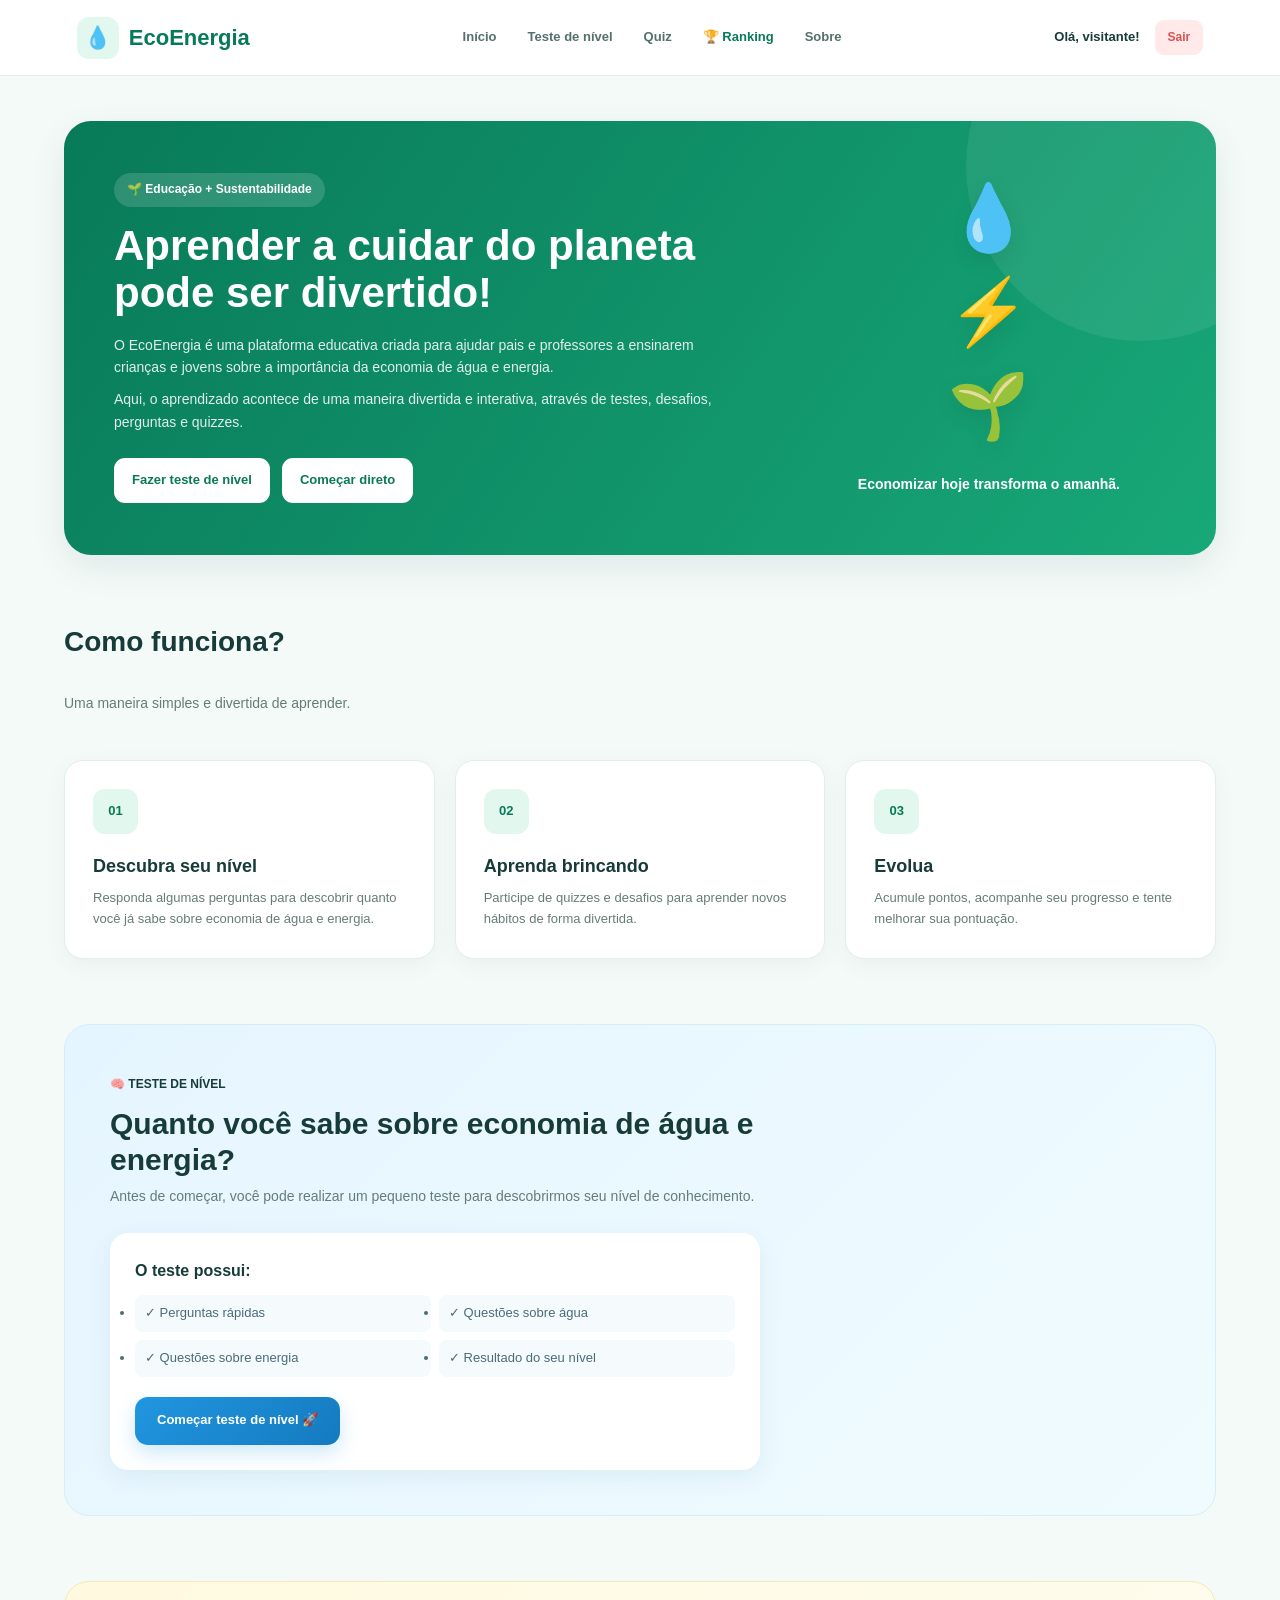
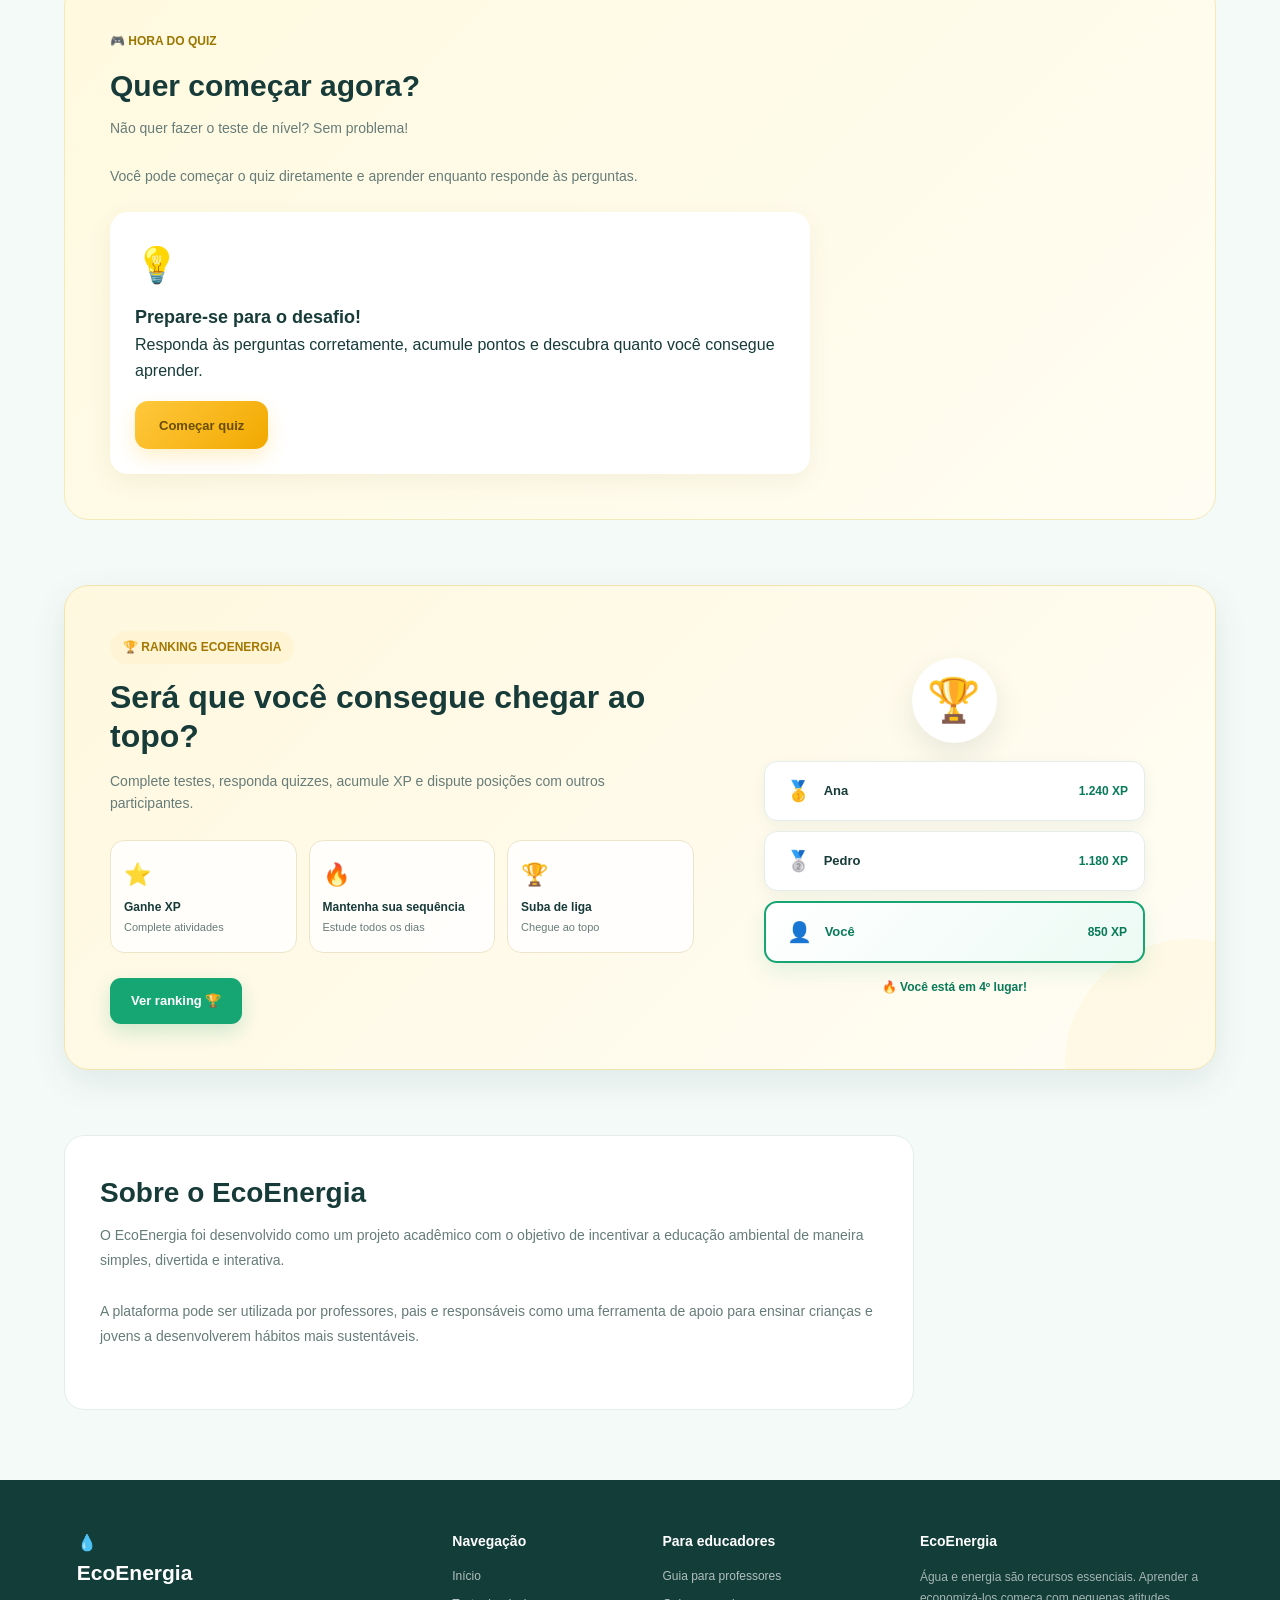
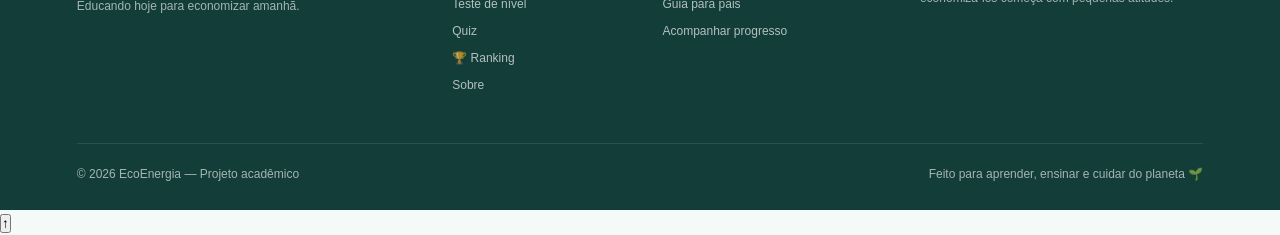
<file: index.html>
<!DOCTYPE html>
<html lang="pt-BR">

<head>

    <meta charset="UTF-8">

    <meta name="viewport"
          content="width=device-width, initial-scale=1.0">

    <link rel="stylesheet" href="style.css">

    <title>EcoEnergia | Aprenda e Economize</title>

</head>


<body>


    <!-- ==============================
         CABEÇALHO
    =============================== -->

    <header>

        <div>

            <span>💧</span>

            <h1>
                EcoEnergia
            </h1>

        </div>


        <nav>

            <a href="#inicio">
                Início
            </a>

            <a href="#teste">
                Teste de nível
            </a>

            <a href="#quiz">
                Quiz
            </a>

            <!-- NOVO -->
            <a href="ranking.html" class="link-ranking">
                🏆 Ranking
            </a>

            <a href="#sobre">
                Sobre
            </a>

        </nav>


        <div>

            <span>
                Olá, visitante!
            </span>

            <a href="login.html">
                Sair
            </a>

        </div>

    </header>



    <main>


        <!-- ==============================
             APRESENTAÇÃO
        =============================== -->

        <section id="inicio">

            <div>

                <span>
                    🌱 Educação + Sustentabilidade
                </span>

                <h2>

                    Aprender a cuidar do planeta

                    pode ser divertido!

                </h2>

                <p>

                    O EcoEnergia é uma plataforma educativa criada

                    para ajudar pais e professores a ensinarem

                    crianças e jovens sobre a importância da

                    economia de água e energia.

                </p>

                <p>

                    Aqui, o aprendizado acontece de uma maneira

                    divertida e interativa, através de testes,

                    desafios, perguntas e quizzes.

                </p>


                <div>

                    <a href="#teste">

                        Fazer teste de nível

                    </a>


                    <a href="#quiz">

                        Começar direto

                    </a>

                </div>

            </div>


            <div>

                <span>💧</span>

                <span>⚡</span>

                <span>🌱</span>

                <p>

                    Economizar hoje

                    transforma o amanhã.

                </p>

            </div>

        </section>



        <!-- ==============================
             COMO FUNCIONA
        =============================== -->

        <section>

            <h2>
                Como funciona?
            </h2>

            <p>
                Uma maneira simples e divertida de aprender.
            </p>


            <article>

                <span>
                    01
                </span>

                <h3>
                    Descubra seu nível
                </h3>

                <p>

                    Responda algumas perguntas para descobrir

                    quanto você já sabe sobre economia de água

                    e energia.

                </p>

            </article>


            <article>

                <span>
                    02
                </span>

                <h3>
                    Aprenda brincando
                </h3>

                <p>

                    Participe de quizzes e desafios para aprender

                    novos hábitos de forma divertida.

                </p>

            </article>


            <article>

                <span>
                    03
                </span>

                <h3>
                    Evolua
                </h3>

                <p>

                    Acumule pontos, acompanhe seu progresso

                    e tente melhorar sua pontuação.

                </p>

            </article>

        </section>



        <!-- ==============================
             TESTE DE NÍVEL
        =============================== -->

        <section id="teste">

            <span>
                🧠 TESTE DE NÍVEL
            </span>

            <h2>

                Quanto você sabe sobre

                economia de água e energia?

            </h2>

            <p>

                Antes de começar, você pode realizar um pequeno

                teste para descobrirmos seu nível de conhecimento.

            </p>


            <div>

                <h3>
                    O teste possui:
                </h3>


                <ul>

                    <li>
                        ✓ Perguntas rápidas
                    </li>

                    <li>
                        ✓ Questões sobre água
                    </li>

                    <li>
                        ✓ Questões sobre energia
                    </li>

                    <li>
                        ✓ Resultado do seu nível
                    </li>

                </ul>


                <a href="teste.html"
                   class="btn-teste-principal">

                    Começar teste de nível 🚀

                </a>

            </div>

        </section>



        <!-- ==============================
             QUIZ
        =============================== -->

        <section id="quiz">

            <span>
                🎮 HORA DO QUIZ
            </span>

            <h2>
                Quer começar agora?
            </h2>

            <p>

                Não quer fazer o teste de nível?

                Sem problema!

            </p>

            <p>

                Você pode começar o quiz diretamente e

                aprender enquanto responde às perguntas.

            </p>


            <div>

                <span>
                    💡
                </span>

                <h3>
                    Prepare-se para o desafio!
                </h3>

                <p>

                    Responda às perguntas corretamente,

                    acumule pontos e descubra quanto você

                    consegue aprender.

                </p>


                <button type="button">

                    Começar quiz

                </button>

            </div>

        </section>



        <!-- ==============================
             RANKING
        =============================== -->

        <section id="ranking"
                 class="secao-ranking-principal">


            <div class="ranking-principal-conteudo">


                <span class="ranking-principal-tag">

                    🏆 RANKING ECOENERGIA

                </span>


                <h2>

                    Será que você consegue

                    chegar ao topo?

                </h2>


                <p>

                    Complete testes, responda quizzes,

                    acumule XP e dispute posições com

                    outros participantes.

                </p>


                <div class="ranking-principal-estatisticas">


                    <div>

                        <span>
                            ⭐
                        </span>

                        <strong>
                            Ganhe XP
                        </strong>

                        <small>
                            Complete atividades
                        </small>

                    </div>


                    <div>

                        <span>
                            🔥
                        </span>

                        <strong>
                            Mantenha sua sequência
                        </strong>

                        <small>
                            Estude todos os dias
                        </small>

                    </div>


                    <div>

                        <span>
                            🏆
                        </span>

                        <strong>
                            Suba de liga
                        </strong>

                        <small>
                            Chegue ao topo
                        </small>

                    </div>


                </div>


                <a href="ranking.html"
                   class="btn-ranking-principal">

                    Ver ranking 🏆

                </a>


            </div>


            <div class="ranking-principal-visual">


                <div class="ranking-trofeu">

                    🏆

                </div>


                <div class="ranking-mini-card">

                    <span>
                        🥇
                    </span>

                    <strong>
                        Ana
                    </strong>

                    <b>
                        1.240 XP
                    </b>

                </div>


                <div class="ranking-mini-card">

                    <span>
                        🥈
                    </span>

                    <strong>
                        Pedro
                    </strong>

                    <b>
                        1.180 XP
                    </b>

                </div>


                <div class="ranking-mini-card ranking-mini-voce">

                    <span>
                        👤
                    </span>

                    <strong>
                        Você
                    </strong>

                    <b>
                        850 XP
                    </b>

                </div>


                <p class="ranking-mini-legenda">

                    🔥 Você está em 4º lugar!

                </p>


            </div>


        </section>



        <!-- ==============================
             SOBRE O PROJETO
        =============================== -->

        <section id="sobre">

            <h2>
                Sobre o EcoEnergia
            </h2>

            <p>

                O EcoEnergia foi desenvolvido como um projeto

                acadêmico com o objetivo de incentivar a educação

                ambiental de maneira simples, divertida e

                interativa.

            </p>

            <p>

                A plataforma pode ser utilizada por professores,

                pais e responsáveis como uma ferramenta de apoio

                para ensinar crianças e jovens a desenvolverem

                hábitos mais sustentáveis.

            </p>

        </section>

    </main>



    <!-- ==============================
         RODAPÉ
    =============================== -->

    <footer>


        <div>


            <div>

                <span>💧</span>

                <h2>
                    EcoEnergia
                </h2>

                <p>

                    Educando hoje para economizar amanhã.

                </p>

            </div>



            <div>

                <h3>
                    Navegação
                </h3>


                <a href="#inicio">
                    Início
                </a>

                <a href="#teste">
                    Teste de nível
                </a>

                <a href="#quiz">
                    Quiz
                </a>

                <!-- NOVO -->

                <a href="ranking.html">
                    🏆 Ranking
                </a>

                <a href="#sobre">
                    Sobre
                </a>

            </div>



            <div>

                <h3>
                    Para educadores
                </h3>

                <a href="#">
                    Guia para professores
                </a>

                <a href="#">
                    Guia para pais
                </a>

                <a href="#">
                    Acompanhar progresso
                </a>

            </div>



            <div>

                <h3>
                    EcoEnergia
                </h3>

                <p>

                    Água e energia são recursos essenciais.

                    Aprender a economizá-los começa com pequenas

                    atitudes.

                </p>

            </div>


        </div>



        <div>

            <p>

                © 2026 EcoEnergia — Projeto acadêmico

            </p>

            <p>

                Feito para aprender, ensinar e cuidar do planeta 🌱

            </p>

        </div>
    </footer>


    <script src="script.js"></script>

</body>

</html>
</file>
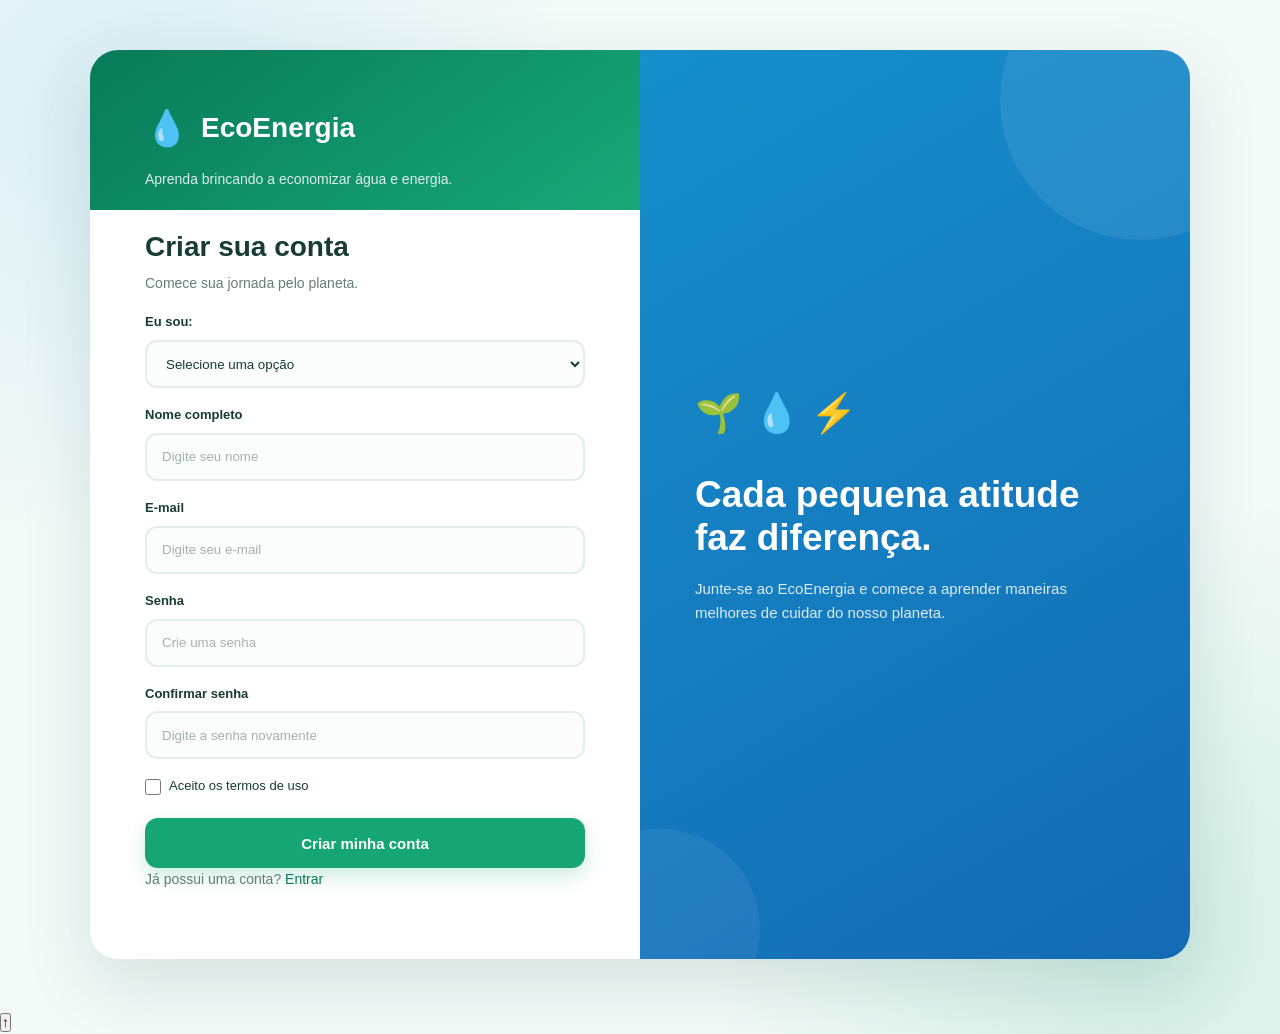
<file: cadastro.html>
<!DOCTYPE html>
<html lang="pt-BR">

<head>
    <meta charset="UTF-8">
    <meta name="viewport" content="width=device-width, initial-scale=1.0">

    <link rel="stylesheet" href="style.css">

    <title>Criar conta | EcoEnergia</title>
</head>

<body>

    <main>


        <!-- IDENTIDADE -->

        <header>

            <div>

                <span>
                    💧
                </span>

                <h1>
                    EcoEnergia
                </h1>

            </div>

            <p>
                Aprenda brincando a economizar água e energia.
            </p>

        </header>



        <!-- CADASTRO -->

        <section>

            <h2>
                Criar sua conta
            </h2>

            <p>
                Comece sua jornada pelo planeta.
            </p>


            <form id="form-cadastro">


                <div>

                    <label for="tipo">
                        Eu sou:
                    </label>

                    <select id="tipo" name="tipo" required>

                        <option value="">
                            Selecione uma opção
                        </option>

                        <option value="aluno">
                            Aluno
                        </option>

                        <option value="professor">
                            Professor
                        </option>

                        <option value="responsavel">
                            Pai/Responsável
                        </option>

                    </select>

                </div>


                <div>

                    <label for="nome">
                        Nome completo
                    </label>

                    <input type="text" id="nome" name="nome" placeholder="Digite seu nome" required>

                </div>


                <div>

                    <label for="email">
                        E-mail
                    </label>

                    <input type="email" id="email" name="email" placeholder="Digite seu e-mail" required>

                </div>


                <div>

                    <label for="senha">
                        Senha
                    </label>

                    <input type="password" id="senha" name="senha" placeholder="Crie uma senha" required>

                </div>


                <div>

                    <label for="confirmar-senha">
                        Confirmar senha
                    </label>

                    <input type="password" id="confirmar-senha" name="confirmar-senha"
                        placeholder="Digite a senha novamente" required>

                </div>


                <div>

                    <label>

                        <input type="checkbox" name="termos" required>

                        Aceito os termos de uso

                    </label>

                </div>


                <button type="submit">
                    Criar minha conta
                </button>

            </form>

            <div id="cadastro-sucesso" class="cadastro-sucesso escondido">

                <div class="cadastro-sucesso-icone">
                    🎉
                </div>

                <h2>
                    Cadastro realizado!
                </h2>

                <p>
                    Sua conta foi criada com sucesso.
                    Agora você já pode entrar no EcoEnergia.
                </p>

                <a href="login.html" class="btn-voltar-login">
                    Voltar para o login →
                </a>

            </div>

            <p>

                Já possui uma conta?

                <a href="login.html">
                    Entrar
                </a>

            </p>

        </section>



        <!-- LADO ILUSTRATIVO -->

        <aside>

            <div>

                🌱
                💧
                ⚡

            </div>

            <h2>
                Cada pequena atitude
                faz diferença.
            </h2>

            <p>
                Junte-se ao EcoEnergia e comece a aprender
                maneiras melhores de cuidar do nosso planeta.
            </p>

        </aside>

    </main>

    <script src="script.js"></script>

</body>

</html>
</file>
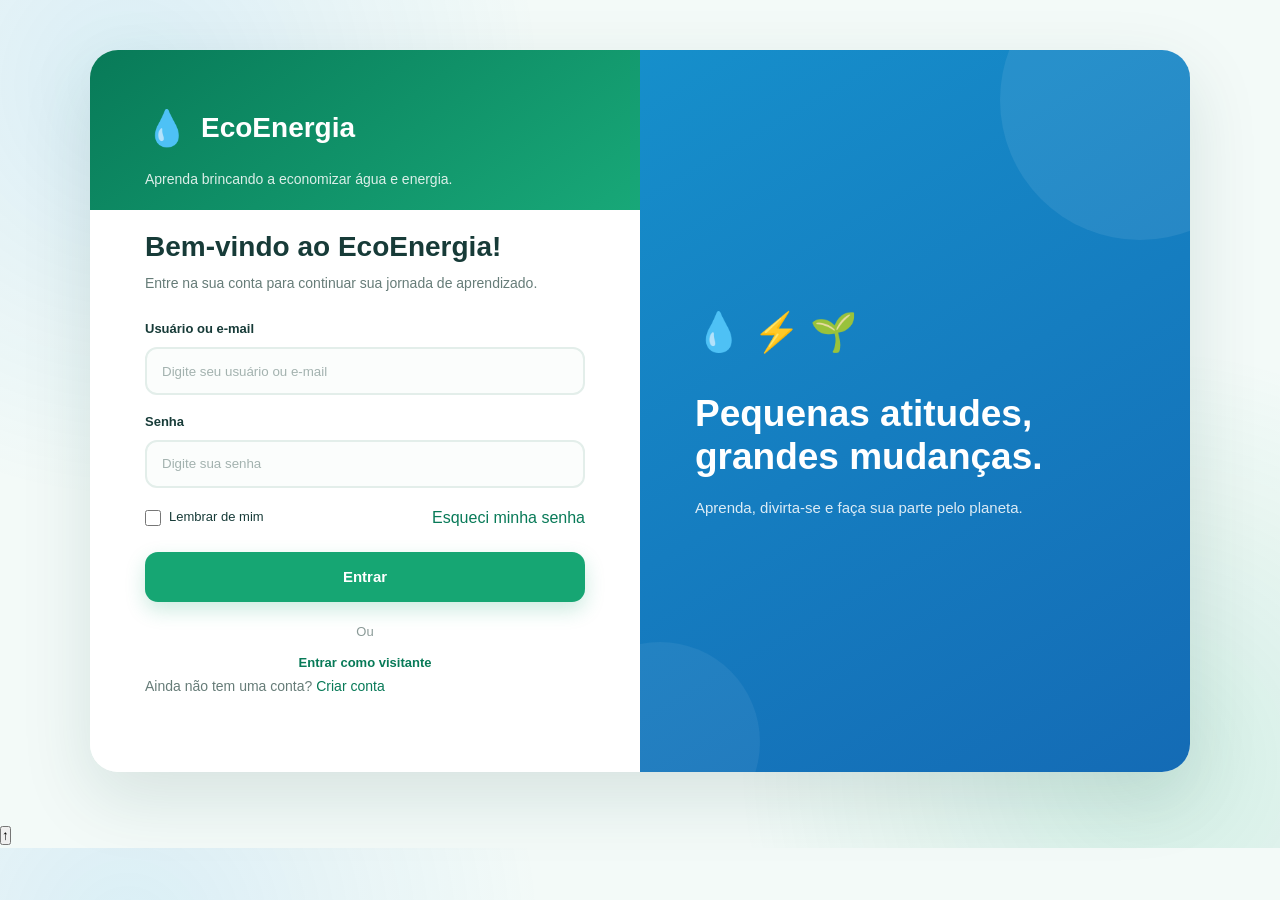
<file: login.html>
<!DOCTYPE html>
<html lang="pt-BR">

<head>
    <meta charset="UTF-8">
    <meta name="viewport" content="width=device-width, initial-scale=1.0">

    <link rel="stylesheet" href="style.css">

    <title>Login | EcoEnergia</title>
</head>

<body>

    <main>

        <!-- LOGO / IDENTIDADE -->
        <header>
            <div>
                <span>💧</span>
                <h1>EcoEnergia</h1>
            </div>

            <p>
                Aprenda brincando a economizar água e energia.
            </p>
        </header>


        <!-- ÁREA DE LOGIN -->
        <section>

            <h2>Bem-vindo ao EcoEnergia!</h2>

            <p>
                Entre na sua conta para continuar sua jornada
                de aprendizado.
            </p>


            <form action="index.html" method="get">

                <div>
                    <label for="usuario">
                        Usuário ou e-mail
                    </label>

                    <input
                        type="text"
                        id="usuario"
                        name="usuario"
                        placeholder="Digite seu usuário ou e-mail"
                        required
                    >
                </div>


                <div>
                    <label for="senha">
                        Senha
                    </label>

                    <input
                        type="password"
                        id="senha"
                        name="senha"
                        placeholder="Digite sua senha"
                        required
                    >
                </div>


                <div>
                    <label>
                        <input
                            type="checkbox"
                            name="lembrar"
                        >

                        Lembrar de mim
                    </label>

                    <a href="#">
                        Esqueci minha senha
                    </a>
                </div>


                <button type="submit">
                    Entrar
                </button>

            </form>


            <div>
                <p>Ou</p>

                <a href="index.html">
                    Entrar como visitante
                </a>
            </div>


            <p>
                Ainda não tem uma conta?

                <a href="cadastro.html">
                    Criar conta
                </a>
            </p>

        </section>


        <!-- FRASE LATERAL -->
        <aside>

            <div>
                💧
                ⚡
                🌱
            </div>

            <h2>
                Pequenas atitudes,
                grandes mudanças.
            </h2>

            <p>
                Aprenda, divirta-se e faça sua parte pelo planeta.
            </p>

        </aside>

    </main>

    <script src="script.js"></script>

</body>

</html>
</file>
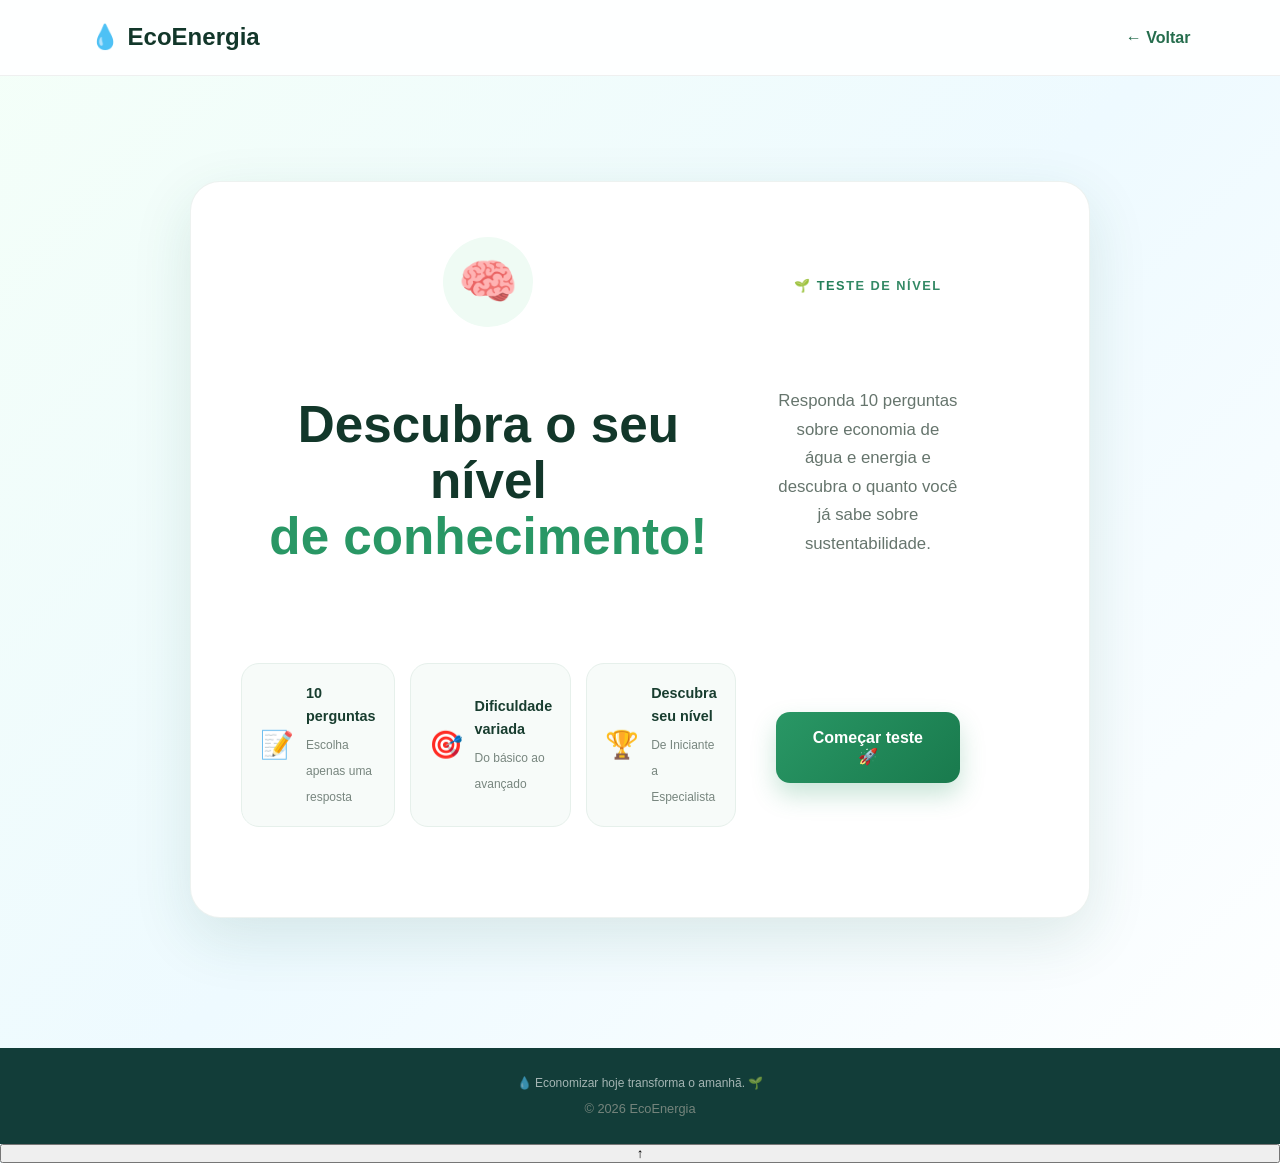
<file: teste.html>
<!DOCTYPE html>
<html lang="pt-BR">
<head>
    <meta charset="UTF-8">
    <meta name="viewport" content="width=device-width, initial-scale=1.0">

    <title>Teste de Nível | EcoEnergia</title>

    <link rel="stylesheet" href="style.css">
</head>

<body class="pagina-teste">

    <!-- =========================
         CABEÇALHO
    ========================== -->

    <header class="teste-header">

        <a href="index.html" class="logo">
            💧 <span>EcoEnergia</span>
        </a>

        <a href="index.html" class="voltar-inicio">
            ← Voltar
        </a>

    </header>


    <!-- =========================
         CONTEÚDO PRINCIPAL
    ========================== -->

    <main class="teste-container">

        <!-- INTRODUÇÃO -->

        <section id="introducao-teste" class="teste-intro">

            <div class="teste-icone">
                🧠
            </div>

            <span class="teste-tag">
                🌱 TESTE DE NÍVEL
            </span>

            <h1>
                Descubra o seu nível
                <span>de conhecimento!</span>
            </h1>

            <p>
                Responda 10 perguntas sobre economia de água
                e energia e descubra o quanto você já sabe
                sobre sustentabilidade.
            </p>

            <div class="regras-teste">

                <div class="regra">
                    <span>📝</span>
                    <div>
                        <strong>10 perguntas</strong>
                        <small>Escolha apenas uma resposta</small>
                    </div>
                </div>

                <div class="regra">
                    <span>🎯</span>
                    <div>
                        <strong>Dificuldade variada</strong>
                        <small>Do básico ao avançado</small>
                    </div>
                </div>

                <div class="regra">
                    <span>🏆</span>
                    <div>
                        <strong>Descubra seu nível</strong>
                        <small>De Iniciante a Especialista</small>
                    </div>
                </div>

            </div>

            <button id="btn-iniciar-teste" class="btn-teste-principal">
                Começar teste 🚀
            </button>

        </section>


        <!-- =========================
             ÁREA DAS PERGUNTAS
        ========================== -->

        <section id="area-teste" class="area-teste escondido">

            <!-- TOPO DA PERGUNTA -->

            <div class="teste-status">

                <div class="status-texto">
                    <span id="numero-pergunta">Pergunta 1 de 10</span>

                    <strong id="contador-acertos">
                        0 acertos
                    </strong>
                </div>

                <div class="barra-progresso">

                    <div
                        id="progresso"
                        class="progresso-preenchido">
                    </div>

                </div>

            </div>


            <!-- PERGUNTA -->

            <div id="pergunta-container" class="pergunta-container">

                <span id="categoria-pergunta" class="categoria-pergunta">
                    💧 ECONOMIA DE ÁGUA
                </span>

                <h2 id="pergunta">
                    Pergunta aqui
                </h2>

                <div id="alternativas" class="alternativas">

                    <!-- As alternativas serão criadas pelo JavaScript -->

                </div>

                <div id="feedback" class="feedback escondido">
                </div>

                <button
                    id="btn-proxima"
                    class="btn-proxima escondido">

                    Próxima pergunta →

                </button>

            </div>

        </section>


        <!-- =========================
             RESULTADO
        ========================== -->

        <section id="resultado-teste" class="resultado-teste escondido">

            <div class="resultado-emoji" id="resultado-emoji">
                🎉
            </div>

            <span class="resultado-tag">
                TESTE CONCLUÍDO!
            </span>

            <h1>
                Parabéns!
            </h1>

            <p class="resultado-subtitulo">
                Você completou o teste de nível.
            </p>


            <!-- PONTUAÇÃO -->

            <div class="pontuacao">

                <span class="pontuacao-numero" id="pontuacao">
                    0
                </span>

                <span class="pontuacao-total">
                    / 10
                </span>

            </div>

            <p class="texto-acertos" id="texto-acertos">
                Você acertou 0 de 10 perguntas.
            </p>


            <!-- NÍVEL -->

            <div class="nivel-resultado">

                <span id="nivel-icone">
                    🌱
                </span>

                <div>

                    <small>SEU NÍVEL</small>

                    <h2 id="nivel-nome">
                        Iniciante
                    </h2>

                </div>

            </div>


            <p
                id="nivel-descricao"
                class="nivel-descricao">
            </p>


            <!-- BOTÕES -->

            <div class="acoes-resultado">

                <button
                    id="btn-refazer"
                    class="btn-refazer">

                    🔄 Refazer teste

                </button>

                <a
                    href="quiz.html"
                    id="btn-continuar"
                    class="btn-continuar">

                    Continuar para o Quiz →

                </a>

            </div>

        </section>

    </main>


    <!-- =========================
         RODAPÉ
    ========================== -->

    <footer class="teste-footer">

        <p>
            💧 Economizar hoje transforma o amanhã. 🌱
        </p>

        <span>
            © 2026 EcoEnergia
        </span>

    </footer>


    <!-- SCRIPTS -->

    <script src="script.js"></script>
    <script src="teste.js"></script>

</body>
</html>
</file>
<file: style.css>
/* ==========================================================
   ECOENERGIA
   CSS PRINCIPAL
   ========================================================== */


/* ==========================================================
   RESET
   ========================================================== */

* {
    margin: 0;
    padding: 0;
    box-sizing: border-box;
}

html {
    scroll-behavior: smooth;
}

body {
    font-family: "Segoe UI", Arial, sans-serif;
    color: #173b38;
    background: #f4faf8;
    line-height: 1.6;
}

a {
    text-decoration: none;
}

button,
input,
select {
    font-family: inherit;
}


/* ==========================================================
   CORES
   ========================================================== */

:root {
    --verde: #16a673;
    --verde-escuro: #087a58;
    --verde-claro: #e2f8ee;

    --azul: #2196e0;
    --azul-claro: #e5f5ff;

    --amarelo: #ffc83d;
    --amarelo-claro: #fff5d5;

    --texto: #173b38;
    --texto-secundario: #667c78;

    --branco: #ffffff;
    --borda: #e3eeea;

    --sombra: 0 12px 35px rgba(16, 72, 61, 0.09);
}


/* ==========================================================
   LINKS
   ========================================================== */

a {
    color: var(--verde-escuro);
    transition: 0.2s;
}

a:hover {
    color: var(--verde);
}


/* ==========================================================
   ==========================================================
   LOGIN + CADASTRO
   ==========================================================
   ========================================================== */


/* Fundo */

body:has(main > aside) {
    background:
        radial-gradient(circle at 10% 10%,
            rgba(33, 150, 224, 0.12),
            transparent 30%),
        radial-gradient(circle at 90% 90%,
            rgba(22, 166, 115, 0.15),
            transparent 30%),
        #f3faf8;
}


/* Caixa principal */

main:has(> aside) {
    width: 92%;
    max-width: 1100px;
    min-height: 650px;

    margin: 50px auto;

    display: grid;
    grid-template-columns: 1fr 1fr;

    background: var(--branco);

    border-radius: 28px;
    overflow: hidden;

    box-shadow:
        0 25px 70px rgba(16, 72, 61, 0.13);
}


/* ==========================================================
   LOGIN/CADASTRO — HEADER
   ========================================================== */

main:has(> aside)>header {
    grid-column: 1;

    padding: 50px 55px 20px;

    background:
        linear-gradient(145deg,
            #087a58,
            #18a878);

    color: white;
}


/* Logo */

main:has(> aside)>header>div {
    display: flex;
    align-items: center;
    gap: 12px;
}

main:has(> aside)>header span {
    font-size: 35px;
}

main:has(> aside)>header h1 {
    font-size: 28px;
    font-weight: 800;
}

main:has(> aside)>header p {
    margin-top: 12px;

    max-width: 400px;

    color: rgba(255, 255, 255, 0.85);

    font-size: 14px;
}


/* ==========================================================
   LOGIN/CADASTRO — FORMULÁRIO
   ========================================================== */

main:has(> aside)>section {
    grid-column: 1;

    padding: 20px 55px 50px;

    background: white;
}


/* Título */

main:has(> aside)>section>h2 {
    font-size: 28px;

    line-height: 1.2;

    margin-bottom: 8px;

    color: var(--texto);
}

main:has(> aside)>section>p {
    color: var(--texto-secundario);

    font-size: 14px;

    margin-bottom: 25px;
}


/* Form */

main:has(> aside) form {
    display: flex;
    flex-direction: column;
    gap: 17px;
}

main:has(> aside) form>div {
    display: flex;
    flex-direction: column;
    gap: 7px;
}


/* Labels */

main:has(> aside) label {
    color: var(--texto);

    font-size: 13px;

    font-weight: 700;
}


/* Inputs */

main:has(> aside) input[type="text"],
main:has(> aside) input[type="email"],
main:has(> aside) input[type="password"],
main:has(> aside) select {
    width: 100%;

    height: 48px;

    padding: 0 15px;

    border: 2px solid var(--borda);

    border-radius: 12px;

    background: #fbfdfc;

    color: var(--texto);

    outline: none;

    transition: 0.2s;
}

main:has(> aside) input:focus,
main:has(> aside) select:focus {
    border-color: var(--verde);

    background: white;

    box-shadow:
        0 0 0 4px rgba(22, 166, 115, 0.10);
}

main:has(> aside) input::placeholder {
    color: #a3b2af;
}


/* Checkbox */

main:has(> aside) input[type="checkbox"] {
    width: 16px;
    height: 16px;

    accent-color: var(--verde);
}

main:has(> aside) form>div:has(input[type="checkbox"]) {
    flex-direction: row;

    align-items: center;

    justify-content: space-between;

    gap: 10px;
}

main:has(> aside) form>div:has(input[type="checkbox"]) label {
    display: flex;

    align-items: center;

    gap: 8px;

    font-weight: 500;
}


/* ==========================================================
   BOTÃO LOGIN / CADASTRO
   ========================================================== */

main:has(> aside) button {
    width: 100%;

    height: 50px;

    margin-top: 4px;

    border: none;

    border-radius: 13px;

    background: var(--verde);

    color: white;

    font-size: 15px;

    font-weight: 800;

    box-shadow:
        0 8px 20px rgba(22, 166, 115, 0.22);

    transition: 0.2s;

    cursor: pointer;
}

main:has(> aside) button:hover {
    background: var(--verde-escuro);

    transform: translateY(-2px);

    box-shadow:
        0 12px 25px rgba(22, 166, 115, 0.28);
}

main:has(> aside) button:active {
    transform: translateY(0);
}


/* ==========================================================
   ESQUECI SENHA / VISITANTE
   ========================================================== */

main:has(> aside) form+div {
    margin-top: 20px;

    text-align: center;
}

main:has(> aside) form+div p {
    color: #8a9a97;

    margin-bottom: 7px;

    font-size: 13px;
}

main:has(> aside) form+div a {
    font-size: 13px;

    font-weight: 700;
}


/* ==========================================================
   FRASE LATERAL
   ========================================================== */

main:has(> aside)>aside {
    grid-column: 2;

    grid-row: 1 / span 2;

    padding: 60px 55px;

    display: flex;

    flex-direction: column;

    justify-content: center;

    align-items: flex-start;

    position: relative;

    overflow: hidden;

    color: white;

    background:
        linear-gradient(150deg,
            #168fcb,
            #146bb5);
}


/* Círculos decorativos */

main:has(> aside)>aside::before {
    content: "";

    position: absolute;

    width: 280px;
    height: 280px;

    border-radius: 50%;

    background: rgba(255, 255, 255, 0.08);

    right: -90px;
    top: -90px;
}

main:has(> aside)>aside::after {
    content: "";

    position: absolute;

    width: 200px;
    height: 200px;

    border-radius: 50%;

    background: rgba(255, 255, 255, 0.06);

    left: -80px;
    bottom: -70px;
}


/* Ícones */

main:has(> aside)>aside>div {
    position: relative;

    z-index: 2;

    display: flex;

    gap: 12px;

    font-size: 38px;

    margin-bottom: 30px;
}


/* Título */

main:has(> aside)>aside h2 {
    position: relative;

    z-index: 2;

    max-width: 400px;

    font-size: 37px;

    line-height: 1.15;

    margin-bottom: 18px;
}

main:has(> aside)>aside p {
    position: relative;

    z-index: 2;

    max-width: 390px;

    color: rgba(255, 255, 255, 0.85);

    font-size: 15px;
}


/* ==========================================================
   CADASTRO — AJUSTE
   ========================================================== */

main:has(#tipo)>section>p {
    margin-bottom: 18px;
}

main:has(#tipo)>section {
    padding-top: 20px;
}


/* ==========================================================
   ==========================================================
   PÁGINA PRINCIPAL
   ==========================================================
   ========================================================== */


/* Header principal */

body:not(:has(main > aside))>header {
    height: 76px;

    padding: 0 6%;

    display: flex;

    align-items: center;

    justify-content: space-between;

    position: sticky;

    top: 0;

    z-index: 100;

    background: rgba(255, 255, 255, 0.96);

    border-bottom: 1px solid var(--borda);

    backdrop-filter: blur(12px);
}


/* Logo */

body:not(:has(main > aside))>header>div:first-child {
    display: flex;

    align-items: center;

    gap: 10px;
}

body:not(:has(main > aside))>header>div:first-child span {
    width: 42px;
    height: 42px;

    display: flex;

    align-items: center;
    justify-content: center;

    background: var(--verde-claro);

    border-radius: 12px;

    font-size: 22px;
}

body:not(:has(main > aside))>header h1 {
    font-size: 22px;

    color: var(--verde-escuro);
}


/* Navegação */

body:not(:has(main > aside))>header nav {
    display: flex;

    align-items: center;

    gap: 5px;
}

body:not(:has(main > aside))>header nav a {
    padding: 9px 13px;

    border-radius: 9px;

    color: #55706c;

    font-size: 13px;

    font-weight: 600;
}

body:not(:has(main > aside))>header nav a:hover {
    background: var(--verde-claro);

    color: var(--verde-escuro);
}


/* Usuário */

body:not(:has(main > aside))>header>div:last-child {
    display: flex;

    align-items: center;

    gap: 15px;

    font-size: 13px;
}

body:not(:has(main > aside))>header>div:last-child span {
    font-weight: 600;
}

body:not(:has(main > aside))>header>div:last-child a {
    padding: 8px 13px;

    border-radius: 9px;

    background: #ffe9e9;

    color: #d95353;

    font-size: 12px;

    font-weight: 700;
}


/* ==========================================================
   MAIN DA HOME
   ========================================================== */

body:not(:has(main > aside))>main {
    width: 90%;

    max-width: 1200px;

    margin: auto;

    padding: 45px 0 70px;
}


/* ==========================================================
   HERO
   ========================================================== */

body:not(:has(main > aside))>main>section:first-child {
    min-height: 410px;

    padding: 50px;

    display: grid;

    grid-template-columns: 1.3fr 0.7fr;

    align-items: center;

    gap: 40px;

    border-radius: 27px;

    overflow: hidden;

    position: relative;

    color: white;

    background:
        linear-gradient(125deg,
            #087a58,
            #18a878);

    box-shadow: var(--sombra);
}


/* Círculo */

body:not(:has(main > aside))>main>section:first-child::after {
    content: "";

    position: absolute;

    width: 350px;
    height: 350px;

    border-radius: 50%;

    background: rgba(255, 255, 255, 0.07);

    right: -100px;
    top: -130px;
}


/* Conteúdo hero */

body:not(:has(main > aside))>main>section:first-child>div:first-child {
    position: relative;

    z-index: 2;
}

body:not(:has(main > aside))>main>section:first-child>div:first-child>span {
    display: inline-block;

    padding: 7px 13px;

    margin-bottom: 15px;

    border-radius: 20px;

    background: rgba(255, 255, 255, 0.15);

    font-size: 12px;

    font-weight: 700;
}

body:not(:has(main > aside))>main>section:first-child h2 {
    max-width: 650px;

    font-size: 42px;

    line-height: 1.12;

    margin-bottom: 18px;
}

body:not(:has(main > aside))>main>section:first-child p {
    max-width: 630px;

    color: rgba(255, 255, 255, 0.87);

    font-size: 14px;

    margin-bottom: 10px;
}


/* Botões hero */

body:not(:has(main > aside))>main>section:first-child>div:first-child>div {
    display: flex;

    gap: 12px;

    margin-top: 25px;
}

body:not(:has(main > aside))>main>section:first-child a {
    display: inline-flex;

    align-items: center;

    justify-content: center;

    padding: 12px 18px;

    border-radius: 11px;

    background: white;

    color: var(--verde-escuro);

    font-size: 13px;

    font-weight: 800;

    transition: 0.2s;
}

body:not(:has(main > aside))>main>section:first-child a:hover {
    transform: translateY(-2px);

    box-shadow:
        0 8px 20px rgba(0, 0, 0, 0.12);
}


/* ==========================================================
   ILUSTRAÇÃO HERO
   ========================================================== */

body:not(:has(main > aside))>main>section:first-child>div:last-child {
    position: relative;

    z-index: 2;

    min-height: 260px;

    display: flex;

    flex-direction: column;

    align-items: center;

    justify-content: center;
}

body:not(:has(main > aside))>main>section:first-child>div:last-child>span {
    font-size: 65px;

    margin: -5px;

    filter:
        drop-shadow(0 8px 10px rgba(0, 0, 0, 0.08));
}

body:not(:has(main > aside))>main>section:first-child>div:last-child p {
    margin-top: 20px;

    text-align: center;

    font-size: 14px;

    font-weight: 700;

    color: white;
}


/* ==========================================================
   SEÇÕES
   ========================================================== */

body:not(:has(main > aside))>main>section:not(:first-child) {
    margin-top: 65px;
}

body:not(:has(main > aside))>main>section:not(:first-child)>h2 {
    font-size: 28px;

    margin-bottom: 7px;
}

body:not(:has(main > aside))>main>section:not(:first-child)>p {
    color: var(--texto-secundario);

    font-size: 14px;

    margin-bottom: 25px;
}


/* ==========================================================
   COMO FUNCIONA
   ========================================================== */

body:not(:has(main > aside))>main>section:nth-child(2) {
    display: grid;

    grid-template-columns: repeat(3, 1fr);

    gap: 20px;
}

body:not(:has(main > aside))>main>section:nth-child(2)>h2,
body:not(:has(main > aside))>main>section:nth-child(2)>p {
    grid-column: 1 / -1;
}

body:not(:has(main > aside))>main>section:nth-child(2) article {
    padding: 28px;

    background: white;

    border: 1px solid var(--borda);

    border-radius: 19px;

    box-shadow:
        0 6px 22px rgba(16, 72, 61, 0.05);

    transition: 0.25s;
}

body:not(:has(main > aside))>main>section:nth-child(2) article:hover {
    transform: translateY(-6px);

    box-shadow: var(--sombra);
}

body:not(:has(main > aside))>main>section:nth-child(2) article>span {
    width: 45px;
    height: 45px;

    display: flex;

    align-items: center;
    justify-content: center;

    margin-bottom: 18px;

    border-radius: 12px;

    background: var(--verde-claro);

    color: var(--verde-escuro);

    font-size: 13px;

    font-weight: 800;
}

body:not(:has(main > aside))>main>section:nth-child(2) article h3 {
    font-size: 18px;

    margin-bottom: 8px;
}

body:not(:has(main > aside))>main>section:nth-child(2) article p {
    color: var(--texto-secundario);

    font-size: 13px;
}


/* ==========================================================
   TESTE DE NÍVEL — HOME
   ========================================================== */

body:not(:has(main > aside))>main>section#teste {
    padding: 45px;

    border-radius: 25px;

    background:
        linear-gradient(135deg,
            #e5f5ff,
            #f0fbff);

    border: 1px solid #d6edf9;
}

body:not(:has(main > aside))>main>section#teste>span {
    display: inline-block;

    margin-bottom: 12px;

    color: var(--azul-escuro);

    font-size: 12px;

    font-weight: 800;
}

body:not(:has(main > aside))>main>section#teste>h2 {
    max-width: 650px;

    font-size: 30px;

    line-height: 1.2;
}

body:not(:has(main > aside))>main>section#teste>p {
    max-width: 700px;

    margin-bottom: 25px;
}


/* Caixa do teste */

body:not(:has(main > aside))>main>section#teste>div {
    max-width: 650px;

    padding: 25px;

    background: white;

    border-radius: 18px;

    box-shadow:
        0 7px 25px rgba(20, 90, 120, 0.07);
}

body:not(:has(main > aside))>main>section#teste h3 {
    font-size: 16px;

    margin-bottom: 12px;
}

body:not(:has(main > aside))>main>section#teste ul {
    display: grid;

    grid-template-columns: 1fr 1fr;

    gap: 8px;

    margin-bottom: 20px;
}

body:not(:has(main > aside))>main>section#teste li {
    padding: 8px 10px;

    border-radius: 8px;

    background: #f5fafc;

    color: #496c78;

    font-size: 13px;
}


/* BOTÃO TESTE CORRIGIDO */

body:not(:has(main > aside))>main>section#teste button,
body:not(:has(main > aside))>main>section#teste a {
    display: inline-flex;

    align-items: center;
    justify-content: center;

    min-height: 48px;

    padding: 13px 22px;

    border: none;

    border-radius: 13px;

    background:
        linear-gradient(135deg,
            #2196e0,
            #147abf);

    color: white;

    font-size: 13px;

    font-weight: 800;

    cursor: pointer;

    box-shadow:
        0 8px 20px rgba(33, 150, 224, 0.22);

    transition: 0.25s;
}

body:not(:has(main > aside))>main>section#teste button:hover,
body:not(:has(main > aside))>main>section#teste a:hover {
    color: white;

    transform: translateY(-3px);

    box-shadow:
        0 12px 25px rgba(33, 150, 224, 0.30);
}


/* ==========================================================
   QUIZ — HOME
   ========================================================== */

body:not(:has(main > aside))>main>section#quiz {
    padding: 45px;

    border-radius: 25px;

    background:
        linear-gradient(135deg,
            #fff9df,
            #fffdf3);

    border: 1px solid #f5e9b8;
}

body:not(:has(main > aside))>main>section#quiz>span {
    color: #9b7600;

    font-size: 12px;

    font-weight: 800;
}

body:not(:has(main > aside))>main>section#quiz>h2 {
    margin-top: 10px;

    font-size: 30px;
}

body:not(:has(main > aside))>main>section#quiz>div {
    max-width: 700px;

    margin-top: 25px;

    padding: 25px;

    background: white;

    border-radius: 18px;

    box-shadow:
        0 7px 25px rgba(100, 80, 20, 0.07);
}

body:not(:has(main > aside))>main>section#quiz>div>span {
    font-size: 35px;
}

body:not(:has(main > aside))>main>section#quiz>div h3 {
    margin-top: 10px;

    font-size: 18px;
}


/* BOTÃO QUIZ CORRIGIDO */

body:not(:has(main > aside))>main>section#quiz button,
body:not(:has(main > aside))>main>section#quiz a {
    display: inline-flex;

    align-items: center;
    justify-content: center;

    min-height: 48px;

    margin-top: 18px;

    padding: 13px 24px;

    border: none;

    border-radius: 13px;

    background:
        linear-gradient(135deg,
            #ffc83d,
            #f2a900);

    color: #684d00;

    font-size: 13px;

    font-weight: 900;

    cursor: pointer;

    box-shadow:
        0 8px 20px rgba(255, 200, 61, 0.28);

    transition: 0.25s;
}

body:not(:has(main > aside))>main>section#quiz button:hover,
body:not(:has(main > aside))>main>section#quiz a:hover {
    color: #684d00;

    transform:
        translateY(-3px) rotate(-1deg);

    box-shadow:
        0 13px 25px rgba(255, 200, 61, 0.35);
}


/* ==========================================================
   SOBRE
   ========================================================== */

body:not(:has(main > aside))>main>section#sobre {
    max-width: 850px;

    padding: 35px;

    background: white;

    border: 1px solid var(--borda);

    border-radius: 20px;
}

body:not(:has(main > aside))>main>section#sobre p {
    line-height: 1.8;
}


/* ==========================================================
   FOOTER
   ========================================================== */

body:not(:has(main > aside))>footer {
    background: #123d39;

    color: white;

    padding: 50px 6% 25px;
}

body:not(:has(main > aside))>footer>div:first-child {
    max-width: 1200px;

    margin: auto;

    display: grid;

    grid-template-columns:
        1.4fr 0.7fr 0.9fr 1.2fr;

    gap: 45px;
}

body:not(:has(main > aside))>footer h2 {
    font-size: 21px;

    margin-bottom: 7px;
}

body:not(:has(main > aside))>footer h3 {
    font-size: 14px;

    margin-bottom: 15px;
}

body:not(:has(main > aside))>footer p {
    color: rgba(255, 255, 255, 0.62);

    font-size: 12px;

    line-height: 1.7;
}

body:not(:has(main > aside))>footer a {
    display: block;

    margin-bottom: 8px;

    color: rgba(255, 255, 255, 0.68);

    font-size: 12px;
}

body:not(:has(main > aside))>footer a:hover {
    color: white;
}


/* Parte final */

body:not(:has(main > aside))>footer>div:last-child {
    max-width: 1200px;

    margin: 40px auto 0;

    padding-top: 20px;

    display: flex;

    justify-content: space-between;

    gap: 20px;

    border-top:
        1px solid rgba(255, 255, 255, 0.1);
}


/* ==========================================================
   ==========================================================
   TESTE DE NÍVEL
   ==========================================================
   ========================================================== */


/* Página */

body.pagina-teste {
    min-height: 100vh;

    display: flex;

    flex-direction: column;

    background:
        linear-gradient(135deg,
            #f4fff8 0%,
            #eefaff 50%,
            #ffffff 100%);
}


/* Header */

body.pagina-teste .teste-header {
    width: 100%;

    padding: 20px 7%;

    display: flex;

    align-items: center;

    justify-content: space-between;

    background:
        rgba(255, 255, 255, 0.9);

    backdrop-filter: blur(12px);

    border-bottom:
        1px solid rgba(0, 0, 0, 0.06);

    position: sticky;

    top: 0;

    z-index: 100;
}

body.pagina-teste .teste-header .logo {
    text-decoration: none;

    color: #12372a;

    font-size: 1.5rem;

    font-weight: 800;

    display: flex;

    align-items: center;

    gap: 8px;
}

body.pagina-teste .voltar-inicio {
    text-decoration: none;

    color: #256d4d;

    font-weight: 600;

    transition: 0.3s;
}

body.pagina-teste .voltar-inicio:hover {
    color: #087a58;

    transform: translateX(-4px);
}


/* Container */

body.pagina-teste .teste-container {
    width: min(900px, 92%);

    margin: 60px auto;

    flex: 1;
}


/* Introdução */

body.pagina-teste .teste-intro {
    text-align: center;

    background: #ffffff;

    padding: 55px 50px;

    border-radius: 30px;

    box-shadow:
        0 20px 60px rgba(28, 94, 67, 0.12);

    border:
        1px solid rgba(28, 94, 67, 0.08);

    animation:
        testeEntrada 0.7s ease;
}

body.pagina-teste .teste-icone {
    width: 90px;
    height: 90px;

    margin: 0 auto 20px;

    display: flex;

    align-items: center;
    justify-content: center;

    font-size: 3rem;

    background: #effbf4;

    border-radius: 50%;

    animation:
        flutuarTeste 3s ease-in-out infinite;
}

body.pagina-teste .teste-tag {
    display: inline-block;

    color: #25805a;

    font-size: 0.8rem;

    font-weight: 800;

    letter-spacing: 1.5px;

    margin-bottom: 12px;
}

body.pagina-teste .teste-intro h1 {
    color: #12372a;

    font-size:
        clamp(2rem, 5vw, 3.2rem);

    line-height: 1.1;

    margin: 0 auto 18px;

    max-width: 650px;
}

body.pagina-teste .teste-intro h1 span {
    display: block;

    color: #299765;
}

body.pagina-teste .teste-intro>p {
    max-width: 620px;

    margin: 0 auto 35px;

    color: #66756d;

    font-size: 1.05rem;

    line-height: 1.7;
}


/* Regras */

body.pagina-teste .regras-teste {
    display: grid;

    grid-template-columns:
        repeat(3, 1fr);

    gap: 15px;

    margin: 30px 0 35px;
}

body.pagina-teste .regra {
    display: flex;

    align-items: center;

    gap: 12px;

    text-align: left;

    padding: 18px;

    border-radius: 18px;

    background: #f7fbf9;

    border: 1px solid #e6f0eb;

    transition: 0.25s;
}

body.pagina-teste .regra:hover {
    transform: translateY(-4px);

    box-shadow:
        0 8px 20px rgba(28, 94, 67, 0.08);
}

body.pagina-teste .regra>span {
    font-size: 1.7rem;
}

body.pagina-teste .regra strong {
    display: block;

    color: #183d2f;

    font-size: 0.9rem;

    margin-bottom: 3px;
}

body.pagina-teste .regra small {
    color: #78867f;

    font-size: 0.75rem;
}


/* Botão principal */

body.pagina-teste .btn-teste-principal {
    border: none;

    cursor: pointer;

    padding: 17px 35px;

    border-radius: 14px;

    background:
        linear-gradient(135deg,
            #299765,
            #197a4d);

    color: white;

    font-size: 1rem;

    font-weight: 800;

    box-shadow:
        0 12px 25px rgba(41, 151, 101, 0.25);

    transition: all 0.3s ease;
}

body.pagina-teste .btn-teste-principal:hover {
    transform: translateY(-4px);

    box-shadow:
        0 16px 30px rgba(41, 151, 101, 0.32);
}

body.pagina-teste .btn-teste-principal:active {
    transform: translateY(-1px);
}


/* Área do teste */

body.pagina-teste .area-teste {
    animation:
        testeEntrada 0.6s ease;
}


/* Status */

body.pagina-teste .teste-status {
    background: white;

    padding: 20px 25px;

    border-radius: 20px;

    margin-bottom: 20px;

    box-shadow:
        0 10px 30px rgba(28, 94, 67, 0.08);
}

body.pagina-teste .status-texto {
    display: flex;

    justify-content: space-between;

    align-items: center;

    margin-bottom: 12px;

    color: #617069;

    font-size: 0.9rem;
}

body.pagina-teste .status-texto strong {
    color: #299765;
}


/* Barra de progresso */

body.pagina-teste .barra-progresso {
    width: 100%;

    height: 9px;

    background: #e7f0eb;

    border-radius: 20px;

    overflow: hidden;
}

body.pagina-teste .progresso-preenchido {
    width: 0%;

    height: 100%;

    background:
        linear-gradient(90deg,
            #299765,
            #4fc98a);

    border-radius: 20px;

    transition: width 0.5s ease;
}


/* Pergunta */

body.pagina-teste .pergunta-container {
    background: white;

    padding: 45px;

    border-radius: 28px;

    box-shadow:
        0 20px 55px rgba(28, 94, 67, 0.1);
}

body.pagina-teste .categoria-pergunta {
    display: inline-block;

    padding: 8px 13px;

    border-radius: 30px;

    background: #eff9f3;

    color: #25805a;

    font-size: 0.75rem;

    font-weight: 800;

    letter-spacing: 0.5px;

    margin-bottom: 18px;
}

body.pagina-teste .pergunta-container h2 {
    color: #173c2e;

    font-size:
        clamp(1.4rem, 3vw, 2rem);

    line-height: 1.35;

    margin: 0 0 30px;
}


/* ==========================================================
   ALTERNATIVAS DO TESTE
   ========================================================== */

body.pagina-teste .alternativas {
    display: flex;

    flex-direction: column;

    gap: 13px;
}

body.pagina-teste .alternativa {
    width: 100%;

    border: 2px solid #e5eee9;

    background: white;

    border-radius: 16px;

    padding: 17px;

    display: flex;

    align-items: center;

    gap: 15px;

    text-align: left;

    cursor: pointer;

    color: #33483e;

    font-size: 0.95rem;

    font-weight: 600;

    transition: all 0.25s ease;
}

body.pagina-teste .alternativa:hover:not(:disabled) {
    border-color: #62b98e;

    background: #f5fcf8;

    transform: translateX(5px);

    box-shadow:
        0 6px 18px rgba(22, 166, 115, 0.08);
}

body.pagina-teste .letra-alternativa {
    min-width: 35px;

    height: 35px;

    display: flex;

    align-items: center;

    justify-content: center;

    border-radius: 10px;

    background: #edf5f0;

    color: #287653;

    font-weight: 800;
}

body.pagina-teste .alternativa.correta {
    border-color: #35a76c;

    background: #ecfaf2;

    color: #1c6843;
}

body.pagina-teste .alternativa.correta .letra-alternativa {
    background: #35a76c;

    color: white;
}

body.pagina-teste .alternativa.incorreta {
    border-color: #e76f6f;

    background: #fff1f1;

    color: #9b3f3f;
}

body.pagina-teste .alternativa.incorreta .letra-alternativa {
    background: #e76f6f;

    color: white;
}

body.pagina-teste .alternativa:disabled {
    cursor: default;
}


/* Feedback */

body.pagina-teste .feedback {
    margin-top: 20px;

    padding: 15px 18px;

    border-radius: 13px;

    font-size: 0.9rem;

    font-weight: 600;
}

body.pagina-teste .feedback-correto {
    background: #ecfaf2;

    color: #23734a;

    border: 1px solid #bce5ce;
}

body.pagina-teste .feedback-erro {
    background: #fff4f4;

    color: #a14343;

    border: 1px solid #f0c7c7;
}


/* Botão próxima */

body.pagina-teste .btn-proxima {
    display: block;

    margin: 25px 0 0 auto;

    border: none;

    cursor: pointer;

    padding: 14px 25px;

    border-radius: 13px;

    background: #247f53;

    color: white;

    font-weight: 800;

    transition: 0.3s;
}

body.pagina-teste .btn-proxima:hover {
    transform: translateX(4px);

    background: #1c6944;
}


/* ==========================================================
   RESULTADO DO TESTE
   ========================================================== */

body.pagina-teste .resultado-teste {
    text-align: center;

    background: white;

    padding: 50px;

    border-radius: 30px;

    box-shadow:
        0 20px 60px rgba(28, 94, 67, 0.12);

    animation:
        resultadoEntrada 0.8s ease;
}

body.pagina-teste .resultado-emoji {
    font-size: 4rem;

    margin-bottom: 10px;

    animation:
        resultadoPulo 1s ease;
}

body.pagina-teste .resultado-tag {
    color: #299765;

    font-size: 0.75rem;

    font-weight: 900;

    letter-spacing: 2px;
}

body.pagina-teste .resultado-teste h1 {
    color: #12372a;

    font-size: 2.7rem;

    margin: 8px 0;
}

body.pagina-teste .resultado-subtitulo {
    color: #77857e;

    margin-bottom: 25px;
}


/* Pontuação */

body.pagina-teste .pontuacao {
    display: flex;

    align-items: baseline;

    justify-content: center;

    margin: 20px 0 5px;
}

body.pagina-teste .pontuacao-numero {
    color: #299765;

    font-size: 5rem;

    line-height: 1;

    font-weight: 900;
}

body.pagina-teste .pontuacao-total {
    color: #9aaba2;

    font-size: 2rem;

    font-weight: 700;
}

body.pagina-teste .texto-acertos {
    color: #66756d;

    margin-bottom: 28px;
}


/* Nível */

body.pagina-teste .nivel-resultado {
    max-width: 480px;

    margin: 0 auto 20px;

    padding: 20px 25px;

    display: flex;

    align-items: center;

    gap: 18px;

    text-align: left;

    border-radius: 20px;

    background:
        linear-gradient(135deg,
            #effaf4,
            #f3fbff);

    border:
        1px solid #dceee5;
}

body.pagina-teste .nivel-resultado>span {
    font-size: 3rem;
}

body.pagina-teste .nivel-resultado small {
    color: #718079;

    font-size: 0.7rem;

    font-weight: 800;

    letter-spacing: 1px;
}

body.pagina-teste .nivel-resultado h2 {
    color: #24774f;

    font-size: 1.8rem;

    margin: 3px 0 0;
}

body.pagina-teste .nivel-descricao {
    max-width: 600px;

    margin: 0 auto 30px;

    color: #617068;

    line-height: 1.6;
}


/* Ações */

body.pagina-teste .acoes-resultado {
    display: flex;

    justify-content: center;

    align-items: center;

    gap: 12px;

    flex-wrap: wrap;
}

body.pagina-teste .btn-refazer,
body.pagina-teste .btn-continuar {
    padding: 14px 22px;

    border-radius: 13px;

    font-weight: 800;

    font-size: 0.9rem;

    cursor: pointer;

    transition: 0.3s;
}

body.pagina-teste .btn-refazer {
    border: 2px solid #dce8e2;

    background: white;

    color: #4c6258;
}

body.pagina-teste .btn-refazer:hover {
    border-color: #299765;

    color: #24774f;
}

body.pagina-teste .btn-continuar {
    text-decoration: none;

    background: #247f53;

    color: white;

    border: 2px solid #247f53;
}

body.pagina-teste .btn-continuar:hover {
    color: white;

    transform: translateY(-3px);

    box-shadow:
        0 10px 22px rgba(36, 127, 83, 0.22);
}


/* Footer teste */

body.pagina-teste .teste-footer {
    text-align: center;

    padding: 25px;

    color: #75847c;

    font-size: 0.8rem;
}

body.pagina-teste .teste-footer p {
    margin-bottom: 5px;
}


/* Controle */

.escondido {
    display: none !important;
}


/* ==========================================================
   ANIMAÇÕES DO TESTE
   ========================================================== */

@keyframes testeEntrada {
    from {
        opacity: 0;

        transform:
            translateY(20px);
    }

    to {
        opacity: 1;

        transform:
            translateY(0);
    }
}

@keyframes resultadoEntrada {
    from {
        opacity: 0;

        transform:
            scale(0.94) translateY(20px);
    }

    to {
        opacity: 1;

        transform:
            scale(1) translateY(0);
    }
}

@keyframes resultadoPulo {
    0% {
        transform: scale(0.5);

        opacity: 0;
    }

    70% {
        transform: scale(1.15);
    }

    100% {
        transform: scale(1);

        opacity: 1;
    }
}

@keyframes flutuarTeste {

    0%,
    100% {
        transform: translateY(0);
    }

    50% {
        transform: translateY(-8px);
    }
}

.trocar-pergunta {
    animation:
        trocarPergunta 0.4s ease;
}

@keyframes trocarPergunta {
    from {
        opacity: 0;

        transform:
            translateX(20px);
    }

    to {
        opacity: 1;

        transform:
            translateX(0);
    }
}


/* ==========================================================
   ==========================================================
   QUIZ — PÁGINA DE PERGUNTAS
   ==========================================================
   ========================================================== */

body.pagina-quiz {
    min-height: 100vh;

    background:
        radial-gradient(circle at 5% 10%,
            rgba(33, 150, 224, 0.12),
            transparent 25%),
        radial-gradient(circle at 95% 90%,
            rgba(22, 166, 115, 0.12),
            transparent 25%),
        #f6fbfa;
}


/* Header */

body.pagina-quiz .quiz-header {
    width: 100%;

    padding: 20px 7%;

    display: flex;

    align-items: center;

    justify-content: space-between;

    background: rgba(255, 255, 255, 0.94);

    border-bottom:
        1px solid var(--borda);

    box-shadow:
        0 5px 20px rgba(16, 72, 61, 0.05);

    position: sticky;

    top: 0;

    z-index: 100;
}

body.pagina-quiz .quiz-header h1 {
    color: var(--verde-escuro);

    font-size: 1.4rem;
}

body.pagina-quiz .quiz-header a {
    color: #52706a;

    font-weight: 700;

    font-size: 13px;
}

body.pagina-quiz .quiz-header a:hover {
    color: var(--verde);
}


/* Container */

body.pagina-quiz .quiz-container {
    width: min(900px, 92%);

    margin: 50px auto;

    min-height: calc(100vh - 150px);
}


/* Introdução */

body.pagina-quiz .quiz-intro {
    text-align: center;

    margin-bottom: 25px;
}

body.pagina-quiz .quiz-intro .quiz-icone {
    width: 75px;
    height: 75px;

    margin: 0 auto 15px;

    display: flex;

    align-items: center;
    justify-content: center;

    border-radius: 22px;

    background:
        linear-gradient(135deg,
            #ffc83d,
            #ffad1f);

    font-size: 2.4rem;

    box-shadow:
        0 10px 25px rgba(255, 200, 61, 0.25);

    animation:
        flutuarQuiz 3s ease-in-out infinite;
}

body.pagina-quiz .quiz-intro h2 {
    color: #173b38;

    font-size:
        clamp(1.8rem, 4vw, 2.7rem);

    line-height: 1.15;

    margin-bottom: 8px;
}

body.pagina-quiz .quiz-intro p {
    color: var(--texto-secundario);

    font-size: 14px;
}


/* Status */

body.pagina-quiz .quiz-status {
    display: flex;

    align-items: center;

    justify-content: space-between;

    gap: 15px;

    margin-bottom: 10px;

    color: #617069;

    font-size: 13px;

    font-weight: 700;
}

body.pagina-quiz .quiz-status strong {
    color: var(--azul);
}


/* Progresso */

body.pagina-quiz .quiz-progresso {
    width: 100%;

    height: 10px;

    margin-bottom: 20px;

    overflow: hidden;

    border-radius: 20px;

    background: #e2ece8;
}

body.pagina-quiz .quiz-progresso-preenchido {
    width: 0%;

    height: 100%;

    border-radius: 20px;

    background:
        linear-gradient(90deg,
            #2196e0,
            #16a673);

    transition:
        width 0.45s ease;
}


/* ==========================================================
   CARD DAS PERGUNTAS DO QUIZ
   ========================================================== */

body.pagina-quiz .quiz-card {
    position: relative;

    overflow: hidden;

    padding: 40px;

    background: white;

    border-radius: 28px;

    border:
        1px solid rgba(22, 166, 115, 0.08);

    box-shadow:
        0 20px 55px rgba(16, 72, 61, 0.10);

    animation:
        quizEntrada 0.5s ease;
}


/* decoração */

body.pagina-quiz .quiz-card::before {
    content: "";

    position: absolute;

    width: 130px;
    height: 130px;

    border-radius: 50%;

    background:
        rgba(33, 150, 224, 0.06);

    right: -55px;

    top: -55px;
}

body.pagina-quiz .quiz-card::after {
    content: "🌱";

    position: absolute;

    right: 20px;

    bottom: 12px;

    font-size: 30px;

    opacity: 0.15;

    transform: rotate(-15deg);
}


/* Categoria */

body.pagina-quiz .quiz-categoria {
    display: inline-block;

    padding: 7px 12px;

    margin-bottom: 15px;

    border-radius: 30px;

    background: var(--amarelo-claro);

    color: #947000;

    font-size: 11px;

    font-weight: 900;

    letter-spacing: 0.5px;
}


/* Pergunta */

body.pagina-quiz .quiz-pergunta {
    position: relative;

    z-index: 2;

    color: var(--texto);

    font-size:
        clamp(1.35rem, 3vw, 1.9rem);

    line-height: 1.35;

    margin-bottom: 25px;
}


/* ==========================================================
   OPÇÕES DO QUIZ
   ========================================================== */

body.pagina-quiz .quiz-opcoes {
    position: relative;

    z-index: 2;

    display: flex;

    flex-direction: column;

    gap: 12px;
}

body.pagina-quiz .quiz-opcao {
    width: 100%;

    min-height: 62px;

    display: flex;

    align-items: center;

    gap: 13px;

    padding: 12px 15px;

    border: 2px solid #e3ece8;

    border-radius: 16px;

    background: white;

    color: #33483e;

    text-align: left;

    font-size: 14px;

    font-weight: 700;

    cursor: pointer;

    transition:
        transform 0.2s ease,
        border-color 0.2s ease,
        background 0.2s ease,
        box-shadow 0.2s ease;
}


/* Letra */

body.pagina-quiz .quiz-letra {
    min-width: 38px;

    width: 38px;

    height: 38px;

    display: flex;

    align-items: center;

    justify-content: center;

    border-radius: 11px;

    background: #eef6f2;

    color: var(--verde-escuro);

    font-size: 14px;

    font-weight: 900;

    transition: 0.2s;
}


/* Hover */

body.pagina-quiz .quiz-opcao:hover:not(:disabled) {
    border-color: var(--azul);

    background: #f4fbff;

    transform: translateX(6px);

    box-shadow:
        0 7px 18px rgba(33, 150, 224, 0.09);
}

body.pagina-quiz .quiz-opcao:hover:not(:disabled) .quiz-letra {
    background: var(--azul);

    color: white;
}


/* Correta */

body.pagina-quiz .quiz-opcao.correta {
    border-color: #35a76c;

    background: #ecfaf2;

    color: #1c6843;

    animation:
        respostaCorreta 0.4s ease;
}

body.pagina-quiz .quiz-opcao.correta .quiz-letra {
    background: #35a76c;

    color: white;
}


/* Errada */

body.pagina-quiz .quiz-opcao.incorreta {
    border-color: #e76f6f;

    background: #fff1f1;

    color: #9b3f3f;

    animation:
        respostaErrada 0.4s ease;
}

body.pagina-quiz .quiz-opcao.incorreta .quiz-letra {
    background: #e76f6f;

    color: white;
}

body.pagina-quiz .quiz-opcao:disabled {
    cursor: default;
}


/* Feedback */

body.pagina-quiz .quiz-feedback {
    position: relative;

    z-index: 2;

    margin-top: 18px;

    padding: 15px 18px;

    border-radius: 14px;

    font-size: 13px;

    font-weight: 700;
}

body.pagina-quiz .quiz-feedback.correto {
    background: #ecfaf2;

    border:
        1px solid #bce5ce;

    color: #23734a;
}

body.pagina-quiz .quiz-feedback.errado {
    background: #fff4f4;

    border:
        1px solid #f0c7c7;

    color: #a14343;
}


/* Botão próximo */

body.pagina-quiz .quiz-proximo {
    position: relative;

    z-index: 2;

    display: block;

    width: 100%;

    margin-top: 22px;

    padding: 15px 22px;

    border: none;

    border-radius: 14px;

    background:
        linear-gradient(135deg,
            #2196e0,
            #147abf);

    color: white;

    font-size: 14px;

    font-weight: 900;

    cursor: pointer;

    box-shadow:
        0 9px 22px rgba(33, 150, 224, 0.20);

    transition: 0.25s;
}

body.pagina-quiz .quiz-proximo:hover {
    transform: translateY(-3px);

    box-shadow:
        0 13px 28px rgba(33, 150, 224, 0.30);
}


/* ==========================================================
   RESULTADO DO QUIZ
   ========================================================== */

body.pagina-quiz .quiz-resultado {
    padding: 45px 35px;

    text-align: center;

    background: white;

    border-radius: 28px;

    box-shadow:
        0 20px 60px rgba(16, 72, 61, 0.11);

    animation:
        resultadoEntrada 0.7s ease;
}

body.pagina-quiz .quiz-resultado-emoji {
    font-size: 4rem;

    margin-bottom: 8px;
}

body.pagina-quiz .quiz-resultado h1 {
    color: var(--verde-escuro);

    font-size: 2.4rem;

    margin-bottom: 8px;
}

body.pagina-quiz .quiz-pontuacao {
    margin: 20px 0;

    color: var(--azul);

    font-size: 4.5rem;

    line-height: 1;

    font-weight: 900;
}

body.pagina-quiz .quiz-resultado p {
    color: var(--texto-secundario);

    margin-bottom: 25px;
}


/* ==========================================================
   ANIMAÇÕES QUIZ
   ========================================================== */

@keyframes flutuarQuiz {

    0%,
    100% {
        transform: translateY(0) rotate(0deg);
    }

    50% {
        transform:
            translateY(-7px) rotate(2deg);
    }
}

@keyframes quizEntrada {
    from {
        opacity: 0;

        transform:
            translateY(18px);
    }

    to {
        opacity: 1;

        transform:
            translateY(0);
    }
}

@keyframes respostaCorreta {
    0% {
        transform: scale(1);
    }

    50% {
        transform: scale(1.02);
    }

    100% {
        transform: scale(1);
    }
}

@keyframes respostaErrada {

    0%,
    100% {
        transform: translateX(0);
    }

    25% {
        transform: translateX(-6px);
    }

    75% {
        transform: translateX(6px);
    }
}


/* ==========================================================
   RESPONSIVIDADE — TABLET
   ========================================================== */

@media (max-width: 900px) {

    /* LOGIN */

    main:has(> aside) {
        width: 94%;

        grid-template-columns: 1fr;

        margin: 25px auto;
    }

    main:has(> aside)>header {
        grid-column: 1;
    }

    main:has(> aside)>section {
        grid-column: 1;
    }

    main:has(> aside)>aside {
        grid-column: 1;

        grid-row: auto;

        min-height: 300px;

        padding: 45px;
    }


    /* HOME */

    body:not(:has(main > aside))>header {
        padding: 0 3%;
    }

    body:not(:has(main > aside))>header nav {
        display: none;
    }

    body:not(:has(main > aside))>main>section:first-child {
        grid-template-columns: 1fr;
    }

    body:not(:has(main > aside))>main>section:first-child>div:last-child {
        display: none;
    }

    body:not(:has(main > aside))>main>section:nth-child(2) {
        grid-template-columns: 1fr 1fr;
    }

    body:not(:has(main > aside))>footer>div:first-child {
        grid-template-columns: 1fr 1fr;
    }


    /* TESTE */

    body.pagina-teste .regras-teste {
        grid-template-columns: 1fr;
    }
}


/* ==========================================================
   RESPONSIVIDADE — CELULAR
   ========================================================== */

@media (max-width: 600px) {

    /* LOGIN */

    main:has(> aside) {
        width: 94%;

        margin: 15px auto;

        border-radius: 20px;
    }

    main:has(> aside)>header {
        padding: 35px 25px 20px;
    }

    main:has(> aside)>section {
        padding: 25px;
    }

    main:has(> aside)>section>h2 {
        font-size: 24px;
    }

    main:has(> aside)>aside {
        padding: 35px 25px;

        min-height: 280px;
    }

    main:has(> aside)>aside h2 {
        font-size: 29px;
    }


    /* HOME */

    body:not(:has(main > aside))>header {
        height: 65px;

        padding: 0 18px;
    }

    body:not(:has(main > aside))>header h1 {
        font-size: 19px;
    }

    body:not(:has(main > aside))>header>div:last-child span {
        display: none;
    }

    body:not(:has(main > aside))>main {
        width: 92%;

        padding-top: 25px;
    }

    body:not(:has(main > aside))>main>section:first-child {
        padding: 30px 25px;

        min-height: auto;

        border-radius: 20px;
    }

    body:not(:has(main > aside))>main>section:first-child h2 {
        font-size: 30px;
    }

    body:not(:has(main > aside))>main>section:first-child p {
        font-size: 13px;
    }

    body:not(:has(main > aside))>main>section:first-child>div:first-child>div {
        flex-direction: column;

        align-items: stretch;
    }

    body:not(:has(main > aside))>main>section:first-child a {
        width: 100%;
    }


    /* COMO FUNCIONA */

    body:not(:has(main > aside))>main>section:nth-child(2) {
        grid-template-columns: 1fr;
    }


    /* TESTE E QUIZ */

    body:not(:has(main > aside))>main>section#teste,
    body:not(:has(main > aside))>main>section#quiz {
        padding: 28px 22px;
    }

    body:not(:has(main > aside))>main>section#teste>h2,
    body:not(:has(main > aside))>main>section#quiz>h2 {
        font-size: 25px;
    }

    body:not(:has(main > aside))>main>section#teste ul {
        grid-template-columns: 1fr;
    }


    /* FOOTER */

    body:not(:has(main > aside))>footer {
        padding: 40px 25px 20px;
    }

    body:not(:has(main > aside))>footer>div:first-child {
        grid-template-columns: 1fr;

        gap: 30px;
    }

    body:not(:has(main > aside))>footer>div:last-child {
        flex-direction: column;

        gap: 5px;
    }


    /* ======================================================
       TESTE
       ====================================================== */

    body.pagina-teste .teste-header {
        padding: 17px 5%;
    }

    body.pagina-teste .teste-container {
        width: 94%;

        margin: 30px auto;
    }

    body.pagina-teste .teste-intro {
        padding: 35px 22px;
    }

    body.pagina-teste .pergunta-container {
        padding: 28px 20px;
    }

    body.pagina-teste .resultado-teste {
        padding: 35px 20px;
    }

    body.pagina-teste .resultado-teste h1 {
        font-size: 2.2rem;
    }

    body.pagina-teste .pontuacao-numero {
        font-size: 4rem;
    }

    body.pagina-teste .nivel-resultado {
        text-align: left;
    }

    body.pagina-teste .acoes-resultado {
        flex-direction: column;
    }

    body.pagina-teste .btn-refazer,
    body.pagina-teste .btn-continuar {
        width: 100%;

        text-align: center;
    }


    /* ======================================================
       QUIZ
       ====================================================== */

    body.pagina-quiz .quiz-header {
        padding: 16px 5%;
    }

    body.pagina-quiz .quiz-header h1 {
        font-size: 1.1rem;
    }

    body.pagina-quiz .quiz-container {
        width: 94%;

        margin: 30px auto;
    }

    body.pagina-quiz .quiz-card {
        padding: 25px 18px;

        border-radius: 22px;
    }

    body.pagina-quiz .quiz-pergunta {
        font-size: 1.3rem;
    }

    body.pagina-quiz .quiz-opcao {
        min-height: 58px;

        padding: 10px 12px;

        font-size: 13px;
    }

    body.pagina-quiz .quiz-letra {
        min-width: 34px;

        width: 34px;

        height: 34px;
    }

    body.pagina-quiz .quiz-resultado {
        padding: 35px 20px;
    }

    body.pagina-quiz .quiz-resultado h1 {
        font-size: 2rem;
    }

    body.pagina-quiz .quiz-pontuacao {
        font-size: 3.7rem;
    }
}


/* ==========================================================
   ACESSIBILIDADE
   ========================================================== */

button:focus-visible,
a:focus-visible,
input:focus-visible,
select:focus-visible {
    outline:
        3px solid rgba(33, 150, 224, 0.35);

    outline-offset: 3px;
}


/* ==========================================================
   REDUZIR ANIMAÇÕES
   ========================================================== */

@media (prefers-reduced-motion: reduce) {

    *,
    *::before,
    *::after {
        animation-duration: 0.01ms !important;

        animation-iteration-count: 1 !important;

        scroll-behavior: auto !important;

        transition-duration: 0.01ms !important;
    }
}

/* ==========================================================
   TESTE — LAYOUT HORIZONTAL NO NOTEBOOK / DESKTOP
   NÃO ALTERA CELULAR
   ========================================================== */

@media (min-width: 901px) {

    body.pagina-teste .area-teste {
        width: min(1150px, 94%);
        margin: 40px auto;
    }

    /* Caixa principal da pergunta */
    body.pagina-teste .pergunta-container {
        display: grid;

        grid-template-columns: 0.9fr 1.1fr;

        grid-template-areas:
            "categoria categoria"
            "pergunta alternativas"
            "feedback feedback"
            "proxima proxima";

        column-gap: 50px;
        align-items: center;

        padding: 45px;
        min-height: 420px;

        background: #ffffff;
        border-radius: 28px;
        box-shadow: 0 20px 55px rgba(16, 72, 61, 0.10);
    }

    /* Categoria */
    body.pagina-teste .categoria-pergunta {
        grid-area: categoria;
        width: fit-content;
        margin-bottom: 10px;
    }

    /* Pergunta — lado esquerdo */
    body.pagina-teste .pergunta-container h2 {
        grid-area: pergunta;

        margin: 0;

        max-width: 500px;

        font-size: clamp(1.5rem, 2.5vw, 2rem);
        line-height: 1.35;
    }

    /* Alternativas — lado direito */
    body.pagina-teste .alternativas {
        grid-area: alternativas;

        display: grid;
        grid-template-columns: 1fr 1fr;

        gap: 15px;

        width: 100%;
    }

    /* Cada alternativa */
    body.pagina-teste .alternativas button {
        min-height: 75px;

        padding: 15px 18px;

        border-radius: 16px;

        text-align: left;

        font-size: 14px;
    }

    /* Feedback */
    body.pagina-teste .feedback {
        grid-area: feedback;

        width: 100%;
        margin-top: 20px;
    }

    /* Botão próxima */
    body.pagina-teste .btn-proxima {
        grid-area: proxima;

        width: 220px;

        margin: 25px auto 0;
    }
}

/* ==========================================================
   CADASTRO — MENSAGEM DE SUCESSO
   ========================================================== */

.cadastro-sucesso {
    text-align: center;
    margin-top: 25px;
    padding: 30px 25px;
    border-radius: 22px;
    background: #ecfaf2;
    border: 1px solid #bce5ce;
}

.cadastro-sucesso.escondido {
    display: none;
}

.cadastro-sucesso-icone {
    width: 70px;
    height: 70px;
    margin: 0 auto 15px;

    display: flex;
    align-items: center;
    justify-content: center;

    border-radius: 50%;
    background: #ffffff;

    font-size: 2.2rem;

    box-shadow: 0 8px 20px rgba(22, 166, 115, 0.12);
}

.cadastro-sucesso h2 {
    margin-bottom: 8px;
    color: var(--verde-escuro);
}

.cadastro-sucesso p {
    margin-bottom: 20px;
    color: var(--texto-secundario);
    line-height: 1.6;
}

.btn-voltar-login {
    display: inline-block;
    padding: 13px 22px;

    border-radius: 12px;

    background: linear-gradient(135deg, #2196e0, #147abf);
    color: white !important;

    font-weight: 800;
    text-decoration: none;

    box-shadow: 0 8px 20px rgba(33, 150, 224, 0.20);

    transition: 0.25s ease;
}

.btn-voltar-login:hover {
    transform: translateY(-3px);
    box-shadow: 0 12px 25px rgba(33, 150, 224, 0.30);
}

.cadastro-sucesso-aparecer {
    animation: cadastroSucessoEntrada 0.5s ease;
}

@keyframes cadastroSucessoEntrada {
    from {
        opacity: 0;
        transform: translateY(15px) scale(0.97);
    }

    to {
        opacity: 1;
        transform: translateY(0) scale(1);
    }
}

/* ==========================================================
   RANKING — PÁGINA PRINCIPAL
   ========================================================== */

body:not(:has(main > aside))>main>section#ranking {
    margin-top: 65px;

    padding: 45px;

    display: grid;

    grid-template-columns: 1.15fr 0.85fr;

    gap: 45px;

    align-items: center;

    border-radius: 25px;

    background:
        linear-gradient(135deg,
            #fff8df,
            #fffdf5);

    border: 1px solid #f3e4ad;

    box-shadow: var(--sombra);

    overflow: hidden;

    position: relative;
}


/* ==========================================================
   CONTEÚDO
   ========================================================== */

.ranking-principal-conteudo {
    position: relative;

    z-index: 2;
}


.ranking-principal-tag {
    display: inline-block;

    padding: 7px 13px;

    margin-bottom: 14px;

    border-radius: 20px;

    background: var(--amarelo-claro);

    color: #a47700;

    font-size: 12px;

    font-weight: 800;
}


.ranking-principal-conteudo h2 {
    max-width: 600px;

    font-size: 32px;

    line-height: 1.2;

    margin-bottom: 15px;

    color: var(--texto);
}


.ranking-principal-conteudo>p {
    max-width: 580px;

    color: var(--texto-secundario);

    font-size: 14px;

    margin-bottom: 25px;
}


/* ==========================================================
   ESTATÍSTICAS
   ========================================================== */

.ranking-principal-estatisticas {
    display: grid;

    grid-template-columns: repeat(3, 1fr);

    gap: 12px;

    margin-bottom: 25px;
}


.ranking-principal-estatisticas>div {
    padding: 16px 13px;

    display: flex;

    flex-direction: column;

    gap: 3px;

    background: rgba(255, 255, 255, 0.85);

    border: 1px solid #eee5c8;

    border-radius: 14px;
}


.ranking-principal-estatisticas span {
    font-size: 22px;

    margin-bottom: 3px;
}


.ranking-principal-estatisticas strong {
    color: var(--texto);

    font-size: 12px;
}


.ranking-principal-estatisticas small {
    color: var(--texto-secundario);

    font-size: 11px;

    line-height: 1.4;
}


/* ==========================================================
   BOTÃO RANKING
   ========================================================== */

.btn-ranking-principal {
    display: inline-flex;

    align-items: center;

    justify-content: center;

    padding: 13px 21px;

    border-radius: 11px;

    background: var(--verde);

    color: white !important;

    font-size: 13px;

    font-weight: 800;

    box-shadow:
        0 8px 20px rgba(22, 166, 115, 0.20);

    transition: 0.2s;
}


.btn-ranking-principal:hover {
    background: var(--verde-escuro);

    color: white !important;

    transform: translateY(-2px);

    box-shadow:
        0 12px 25px rgba(22, 166, 115, 0.27);
}


/* ==========================================================
   ÁREA VISUAL DO RANKING
   ========================================================== */

.ranking-principal-visual {
    min-height: 330px;

    padding: 25px;

    display: flex;

    flex-direction: column;

    justify-content: center;

    gap: 10px;

    position: relative;

    z-index: 2;
}


.ranking-trofeu {
    width: 85px;

    height: 85px;

    margin: 0 auto 8px;

    display: flex;

    align-items: center;

    justify-content: center;

    border-radius: 50%;

    background: white;

    font-size: 43px;

    box-shadow:
        0 12px 30px rgba(16, 72, 61, 0.10);
}


/* ==========================================================
   MINI CARDS
   ========================================================== */

.ranking-mini-card {
    width: 100%;

    padding: 13px 16px;

    display: grid;

    grid-template-columns: 35px 1fr auto;

    align-items: center;

    gap: 8px;

    background: white;

    border: 1px solid var(--borda);

    border-radius: 13px;

    box-shadow:
        0 5px 16px rgba(16, 72, 61, 0.06);

    transition: 0.2s;
}


.ranking-mini-card:hover {
    transform: translateX(4px);

    box-shadow:
        0 8px 20px rgba(16, 72, 61, 0.09);
}


.ranking-mini-card>span {
    font-size: 20px;

    text-align: center;
}


.ranking-mini-card strong {
    color: var(--texto);

    font-size: 13px;
}


.ranking-mini-card b {
    color: var(--verde-escuro);

    font-size: 12px;
}


/* ==========================================================
   DESTAQUE DO USUÁRIO
   ========================================================== */

.ranking-mini-card.ranking-mini-voce {
    border: 2px solid var(--verde);

    background:
        linear-gradient(135deg,
            #ffffff,
            #ecfaf4);

    box-shadow:
        0 8px 22px rgba(22, 166, 115, 0.12);
}


.ranking-mini-card.ranking-mini-voce strong {
    color: var(--verde-escuro);
}


/* ==========================================================
   LEGENDA
   ========================================================== */

.ranking-mini-legenda {
    margin-top: 5px;

    text-align: center;

    color: var(--verde-escuro);

    font-size: 12px;

    font-weight: 800;
}


/* ==========================================================
   DECORAÇÃO
   ========================================================== */

body:not(:has(main > aside))>main>section#ranking::before {
    content: "";

    position: absolute;

    width: 250px;

    height: 250px;

    border-radius: 50%;

    background:
        rgba(255, 200, 61, 0.08);

    right: -100px;

    bottom: -120px;
}


/* ==========================================================
   RANKING NO MENU
   ========================================================== */

body:not(:has(main > aside))>header nav a.link-ranking {
    color: var(--verde-escuro);

    font-weight: 800;
}


body:not(:has(main > aside))>header nav a.link-ranking:hover {
    background: var(--verde-claro);

    color: var(--verde-escuro);
}


/* ==========================================================
   RESPONSIVIDADE — TABLET
   ========================================================== */

@media (max-width: 900px) {

    body:not(:has(main > aside))>main>section#ranking {
        grid-template-columns: 1fr;

        gap: 25px;

        padding: 35px 28px;
    }


    .ranking-principal-visual {
        min-height: auto;

        max-width: 520px;

        width: 100%;

        margin: auto;
    }


    .ranking-principal-estatisticas {
        grid-template-columns: repeat(3, 1fr);
    }

}


/* ==========================================================
   RESPONSIVIDADE — CELULAR
   ========================================================== */

@media (max-width: 600px) {

    body:not(:has(main > aside))>main>section#ranking {
        padding: 30px 20px;

        border-radius: 22px;
    }


    .ranking-principal-conteudo h2 {
        font-size: 25px;
    }


    .ranking-principal-estatisticas {
        grid-template-columns: 1fr;
    }


    .ranking-principal-estatisticas>div {
        display: grid;

        grid-template-columns: 35px 1fr;

        column-gap: 10px;

        align-items: center;
    }


    .ranking-principal-estatisticas span {
        grid-row: 1 / span 2;

        text-align: center;

        margin: 0;
    }


    .ranking-principal-estatisticas small {
        grid-column: 2;
    }


    .btn-ranking-principal {
        width: 100%;
    }


    .ranking-principal-visual {
        padding: 10px 0;
    }


    .ranking-trofeu {
        width: 75px;

        height: 75px;

        font-size: 36px;
    }


    .ranking-mini-card {
        grid-template-columns: 32px 1fr auto;

        padding: 12px;
    }

}

/* ==========================================================
   RANKING — PÁGINA COMPLETA
   ========================================================== */

body.pagina-ranking {
    background: var(--fundo);
    color: var(--texto);
}

/* ==========================================================
   CABEÇALHO
   ========================================================== */

body.pagina-ranking .ranking-header {
    width: min(1150px, 94%);
    margin: 0 auto;
    padding: 25px 0;

    display: flex;
    align-items: center;
    justify-content: space-between;
    gap: 30px;
}

body.pagina-ranking .ranking-logo {
    color: var(--verde-escuro);
    font-size: 21px;
    font-weight: 900;
    text-decoration: none;
    white-space: nowrap;
}

body.pagina-ranking .ranking-nav {
    display: flex;
    align-items: center;
    gap: 8px;
}

body.pagina-ranking .ranking-nav a {
    padding: 10px 14px;
    border-radius: 10px;

    color: var(--texto-secundario);
    text-decoration: none;
    font-size: 13px;
    font-weight: 700;

    transition: 0.2s ease;
}

body.pagina-ranking .ranking-nav a:hover {
    background: var(--verde-claro);
    color: var(--verde-escuro);
}

body.pagina-ranking .ranking-nav a.ativo {
    background: var(--verde-claro);
    color: var(--verde-escuro);
    font-weight: 900;
}

/* ==========================================================
   CONTEÚDO PRINCIPAL
   ========================================================== */

body.pagina-ranking main {
    width: min(1050px, 92%);
    margin: 0 auto;
    padding-bottom: 70px;
}

/* ==========================================================
   INTRODUÇÃO
   ========================================================== */

body.pagina-ranking .ranking-intro {
    text-align: center;
    padding: 55px 20px 35px;
}

body.pagina-ranking .ranking-tag {
    display: inline-block;

    padding: 7px 14px;
    margin-bottom: 15px;

    border-radius: 20px;

    background: var(--amarelo-claro);
    color: #a47700;

    font-size: 11px;
    font-weight: 900;
    letter-spacing: 0.3px;
}

body.pagina-ranking .ranking-intro h1 {
    margin: 0 0 12px;

    color: var(--texto);

    font-size: clamp(30px, 4vw, 43px);
    line-height: 1.15;
    font-weight: 900;
}

body.pagina-ranking .ranking-intro p {
    margin: 0 auto;

    color: var(--texto-secundario);

    font-size: 15px;
    line-height: 1.6;
}

/* ==========================================================
   CARDS DE RESUMO
   ========================================================== */

body.pagina-ranking .ranking-resumo {
    display: grid;
    grid-template-columns: repeat(4, 1fr);
    gap: 15px;

    margin-bottom: 25px;
}

body.pagina-ranking .ranking-card-resumo {
    min-height: 95px;

    padding: 18px;

    display: flex;
    align-items: center;
    gap: 13px;

    background: #ffffff;
    border: 1px solid var(--borda);
    border-radius: 18px;

    box-shadow:
        0 8px 25px rgba(16, 72, 61, 0.06);

    transition: 0.2s ease;
}

body.pagina-ranking .ranking-card-resumo:hover {
    transform: translateY(-3px);

    box-shadow:
        0 12px 30px rgba(16, 72, 61, 0.10);
}

body.pagina-ranking .resumo-icone {
    width: 45px;
    height: 45px;

    flex-shrink: 0;

    display: flex;
    align-items: center;
    justify-content: center;

    border-radius: 13px;

    background: var(--verde-claro);

    font-size: 22px;
}

body.pagina-ranking .ranking-card-resumo small {
    display: block;

    margin-bottom: 5px;

    color: var(--texto-secundario);

    font-size: 11px;
    font-weight: 700;
}

body.pagina-ranking .ranking-card-resumo strong {
    display: block;

    color: var(--texto);

    font-size: 16px;
    font-weight: 900;
}

/* ==========================================================
   LIGA
   ========================================================== */

body.pagina-ranking .liga-container {
    padding: 30px;

    margin-bottom: 25px;

    background:
        linear-gradient(
            135deg,
            #ffffff,
            #f0faf6
        );

    border: 1px solid var(--borda);
    border-radius: 22px;

    box-shadow:
        0 12px 35px rgba(16, 72, 61, 0.07);
}

body.pagina-ranking .liga-topo {
    display: flex;
    align-items: center;
    justify-content: space-between;

    gap: 25px;

    margin-bottom: 30px;
}

body.pagina-ranking .liga-topo > div:first-child {
    display: flex;
    align-items: center;
    gap: 15px;
}

body.pagina-ranking .liga-icone {
    width: 62px;
    height: 62px;

    display: flex;
    align-items: center;
    justify-content: center;

    border-radius: 18px;

    background: var(--verde-claro);

    font-size: 31px;

    box-shadow:
        0 8px 20px rgba(22, 166, 115, 0.10);
}

body.pagina-ranking .liga-label {
    display: block;

    margin-bottom: 4px;

    color: var(--texto-secundario);

    font-size: 10px;
    font-weight: 900;
    letter-spacing: 0.8px;
}

body.pagina-ranking .liga-topo h2 {
    margin: 0;

    color: var(--texto);

    font-size: 22px;
    font-weight: 900;
}

body.pagina-ranking .liga-contador {
    display: flex;
    align-items: center;
    gap: 10px;

    padding: 10px 14px;

    border-radius: 13px;

    background: #ffffff;
    border: 1px solid var(--borda);
}

body.pagina-ranking .liga-contador > span {
    font-size: 21px;
}

body.pagina-ranking .liga-contador small {
    display: block;

    color: var(--texto-secundario);

    font-size: 10px;
}

body.pagina-ranking .liga-contador strong {
    display: block;

    margin-top: 2px;

    color: var(--verde-escuro);

    font-size: 14px;
}

/* ==========================================================
   PROGRESSO DA LIGA
   ========================================================== */

body.pagina-ranking .liga-progresso {
    padding-top: 5px;
}

body.pagina-ranking .progresso-info {
    display: flex;
    align-items: center;
    justify-content: space-between;

    margin-bottom: 9px;

    color: var(--texto-secundario);

    font-size: 12px;
    font-weight: 700;
}

body.pagina-ranking .progresso-info strong {
    color: var(--verde-escuro);
    font-size: 13px;
}

body.pagina-ranking .barra-progresso {
    width: 100%;
    height: 13px;

    overflow: hidden;

    border-radius: 20px;

    background: #e7f0ec;
}

body.pagina-ranking .barra-progresso-preenchida {
    width: 65%;
    height: 100%;

    border-radius: inherit;

    background:
        linear-gradient(
            90deg,
            var(--verde),
            #43c68f
        );

    transition: width 0.5s ease;
}

body.pagina-ranking .liga-progresso > small {
    display: block;

    margin-top: 9px;

    color: var(--texto-secundario);

    font-size: 11px;
}

/* ==========================================================
   LISTA DO RANKING
   ========================================================== */

body.pagina-ranking .ranking-lista-container {
    padding: 30px;

    background: #ffffff;

    border: 1px solid var(--borda);
    border-radius: 22px;

    box-shadow:
        0 12px 35px rgba(16, 72, 61, 0.06);
}

body.pagina-ranking .ranking-lista-topo {
    display: flex;
    align-items: flex-end;
    justify-content: space-between;

    gap: 20px;

    margin-bottom: 22px;
}

body.pagina-ranking .ranking-lista-tag {
    display: block;

    margin-bottom: 6px;

    color: var(--verde-escuro);

    font-size: 10px;
    font-weight: 900;
    letter-spacing: 0.6px;
}

body.pagina-ranking .ranking-lista-topo h2 {
    margin: 0;

    color: var(--texto);

    font-size: 24px;
    font-weight: 900;
}

body.pagina-ranking .jogadores-count {
    padding: 7px 11px;

    border-radius: 10px;

    background: var(--verde-claro);

    color: var(--verde-escuro);

    font-size: 11px;
    font-weight: 800;
}

/* ==========================================================
   LINHAS GERADAS PELO ranking.js
   ========================================================== */

body.pagina-ranking .ranking-lista {
    display: flex;
    flex-direction: column;
    gap: 9px;
}

body.pagina-ranking .ranking-item {
    min-height: 67px;

    padding: 11px 16px;

    display: grid;
    grid-template-columns: 42px 45px 1fr auto;

    align-items: center;
    gap: 10px;

    background: #fbfdfc;

    border: 1px solid var(--borda);
    border-radius: 15px;

    transition: 0.2s ease;
}

body.pagina-ranking .ranking-item:hover {
    transform: translateX(4px);

    background: #ffffff;

    box-shadow:
        0 7px 20px rgba(16, 72, 61, 0.07);
}

/* posição */

body.pagina-ranking .ranking-posicao {
    text-align: center;

    color: var(--texto-secundario);

    font-size: 14px;
    font-weight: 900;
}

/* avatar */

body.pagina-ranking .ranking-avatar {
    width: 40px;
    height: 40px;

    display: flex;
    align-items: center;
    justify-content: center;

    border-radius: 50%;

    background: var(--verde-claro);

    font-size: 20px;
}

/* nome */

body.pagina-ranking .ranking-nome {
    color: var(--texto);

    font-size: 14px;
    font-weight: 800;
}

/* XP */

body.pagina-ranking .ranking-xp {
    color: var(--verde-escuro);

    font-size: 13px;
    font-weight: 900;
}

/* ==========================================================
   PRIMEIROS COLOCADOS
   ========================================================== */

body.pagina-ranking .ranking-item:nth-child(1) {
    border-color: #f0d36a;

    background:
        linear-gradient(
            135deg,
            #fffdf4,
            #ffffff
        );
}

body.pagina-ranking .ranking-item:nth-child(2) {
    background:
        linear-gradient(
            135deg,
            #fafafa,
            #ffffff
        );
}

body.pagina-ranking .ranking-item:nth-child(3) {
    background:
        linear-gradient(
            135deg,
            #fff9f3,
            #ffffff
        );
}

/* ==========================================================
   USUÁRIO ATUAL
   ========================================================== */

body.pagina-ranking .ranking-item.usuario-atual,
body.pagina-ranking .ranking-item.ranking-voce {
    border: 2px solid var(--verde);

    background:
        linear-gradient(
            135deg,
            #ffffff,
            #ecfaf4
        );

    box-shadow:
        0 8px 24px rgba(22, 166, 115, 0.12);
}

body.pagina-ranking .ranking-item.usuario-atual .ranking-nome,
body.pagina-ranking .ranking-item.ranking-voce .ranking-nome {
    color: var(--verde-escuro);
}

/* ==========================================================
   AVISO DE PROMOÇÃO
   ========================================================== */

body.pagina-ranking .ranking-aviso {
    margin-top: 20px;
    padding: 17px 20px;

    display: flex;
    align-items: center;
    gap: 13px;

    border-radius: 15px;

    background: #fff9e7;
    border: 1px solid #f2e1a6;
}

body.pagina-ranking .ranking-aviso > span {
    font-size: 25px;
}

body.pagina-ranking .ranking-aviso strong {
    display: block;

    margin-bottom: 3px;

    color: #8a6900;

    font-size: 13px;
}

body.pagina-ranking .ranking-aviso p {
    margin: 0;

    color: #907d38;

    font-size: 11px;
}

/* ==========================================================
   ÁREA DE AÇÃO
   ========================================================== */

body.pagina-ranking .ranking-acao {
    margin-top: 25px;
    padding: 35px 25px;

    text-align: center;

    border-radius: 22px;

    background:
        linear-gradient(
            135deg,
            #eaf9f2,
            #f5fcf9
        );

    border: 1px solid #ccebdd;
}

body.pagina-ranking .ranking-acao h2 {
    margin: 0 0 8px;

    color: var(--texto);

    font-size: 22px;
    font-weight: 900;
}

body.pagina-ranking .ranking-acao p {
    margin: 0 0 20px;

    color: var(--texto-secundario);

    font-size: 13px;
}

body.pagina-ranking .btn-ranking {
    display: inline-flex;
    align-items: center;
    justify-content: center;

    padding: 13px 23px;

    border-radius: 11px;

    background: var(--verde);
    color: white !important;

    text-decoration: none;

    font-size: 13px;
    font-weight: 900;

    box-shadow:
        0 8px 20px rgba(22, 166, 115, 0.20);

    transition: 0.2s ease;
}

body.pagina-ranking .btn-ranking:hover {
    background: var(--verde-escuro);

    transform: translateY(-2px);

    box-shadow:
        0 12px 25px rgba(22, 166, 115, 0.28);
}

/* ==========================================================
   RODAPÉ
   ========================================================== */

body.pagina-ranking + footer {
    text-align: center;

    padding: 25px 20px;

    border-top: 1px solid var(--borda);

    color: var(--texto-secundario);

    font-size: 11px;
}

body.pagina-ranking + footer p {
    margin: 0;
}

/* ==========================================================
   RESPONSIVO — TABLET
   ========================================================== */

@media (max-width: 900px) {

    body.pagina-ranking .ranking-resumo {
        grid-template-columns: repeat(2, 1fr);
    }

    body.pagina-ranking .ranking-header {
        flex-direction: column;
        gap: 15px;
    }

    body.pagina-ranking .ranking-nav {
        width: 100%;
        justify-content: center;
        flex-wrap: wrap;
    }
}

/* ==========================================================
   RESPONSIVO — CELULAR
   ========================================================== */

@media (max-width: 600px) {

    body.pagina-ranking main {
        width: 92%;
    }

    body.pagina-ranking .ranking-header {
        padding: 20px 0;
    }

    body.pagina-ranking .ranking-logo {
        font-size: 19px;
    }

    body.pagina-ranking .ranking-nav {
        gap: 4px;
    }

    body.pagina-ranking .ranking-nav a {
        padding: 8px 9px;
        font-size: 11px;
    }

    body.pagina-ranking .ranking-intro {
        padding: 35px 10px 25px;
    }

    body.pagina-ranking .ranking-intro h1 {
        font-size: 29px;
    }

    body.pagina-ranking .ranking-intro p {
        font-size: 13px;
    }

    body.pagina-ranking .ranking-resumo {
        grid-template-columns: 1fr 1fr;
        gap: 10px;
    }

    body.pagina-ranking .ranking-card-resumo {
        min-height: 80px;
        padding: 13px;
        gap: 9px;
    }

    body.pagina-ranking .resumo-icone {
        width: 38px;
        height: 38px;
        font-size: 18px;
    }

    body.pagina-ranking .ranking-card-resumo strong {
        font-size: 13px;
    }

    body.pagina-ranking .liga-container,
    body.pagina-ranking .ranking-lista-container {
        padding: 20px 16px;
        border-radius: 18px;
    }

    body.pagina-ranking .liga-topo {
        align-items: flex-start;
        flex-direction: column;
    }

    body.pagina-ranking .liga-contador {
        width: 100%;
        justify-content: center;
    }

    body.pagina-ranking .ranking-lista-topo {
        align-items: flex-start;
        flex-direction: column;
    }

    body.pagina-ranking .ranking-item {
        grid-template-columns: 30px 38px 1fr auto;
        padding: 10px;
        gap: 7px;
    }

    body.pagina-ranking .ranking-avatar {
        width: 34px;
        height: 34px;
        font-size: 17px;
    }

    body.pagina-ranking .ranking-nome {
        font-size: 12px;
    }

    body.pagina-ranking .ranking-xp {
        font-size: 11px;
    }

    body.pagina-ranking .ranking-aviso {
        padding: 14px;
    }

    body.pagina-ranking .ranking-acao {
        padding: 28px 18px;
    }

    body.pagina-ranking .btn-ranking {
        width: 100%;
    }
}
</file>
